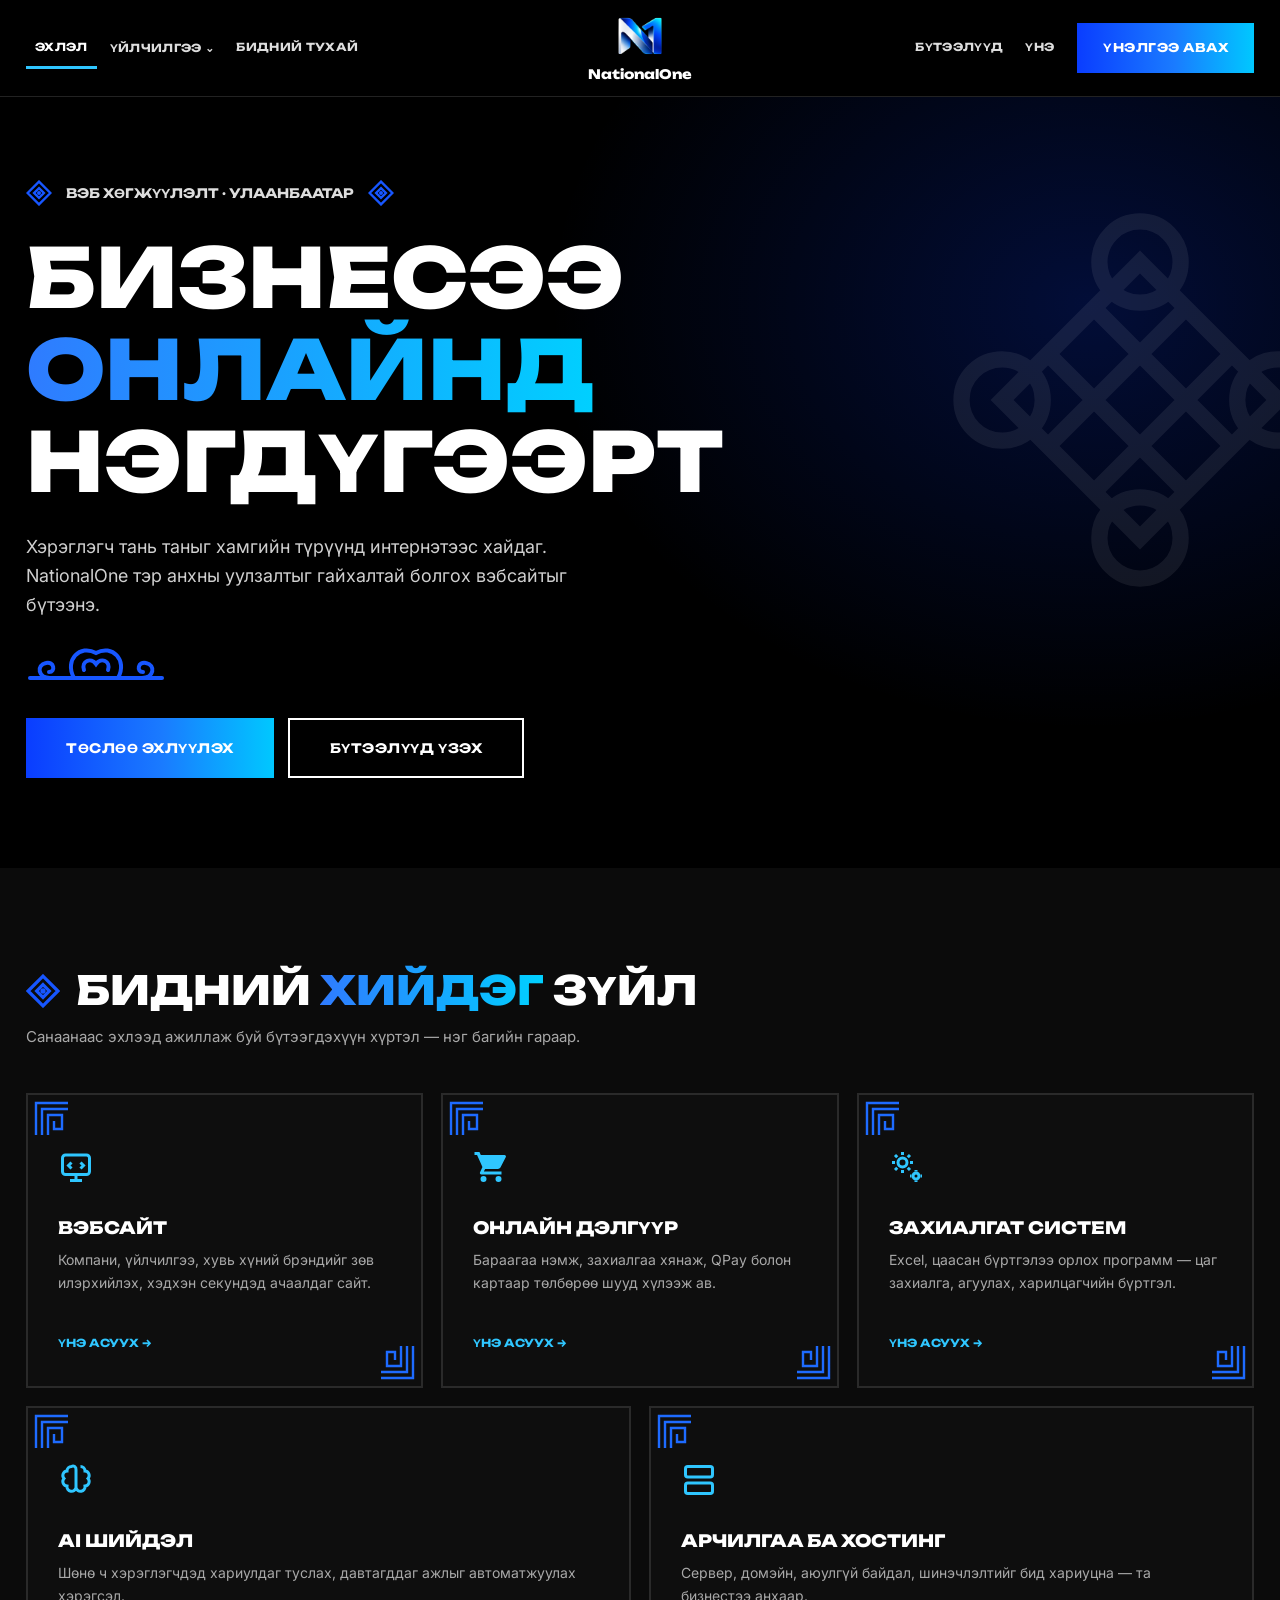
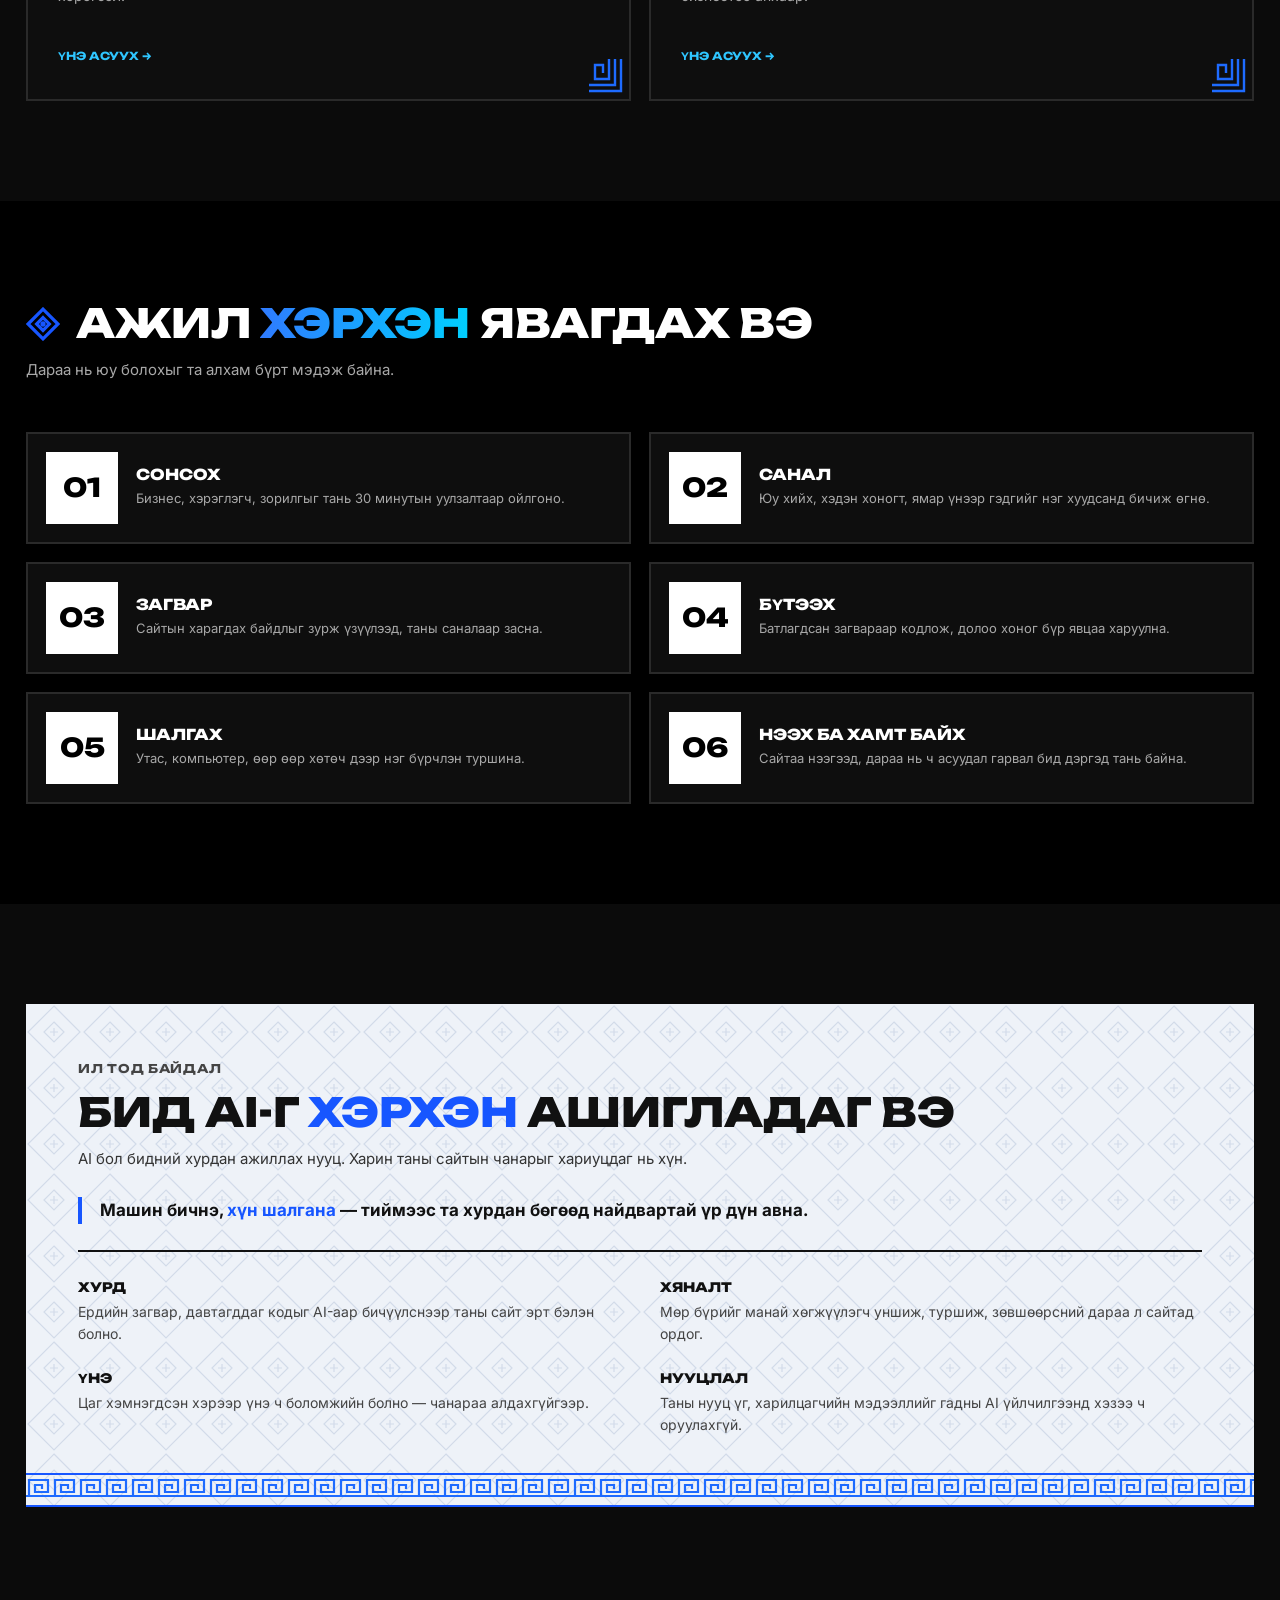
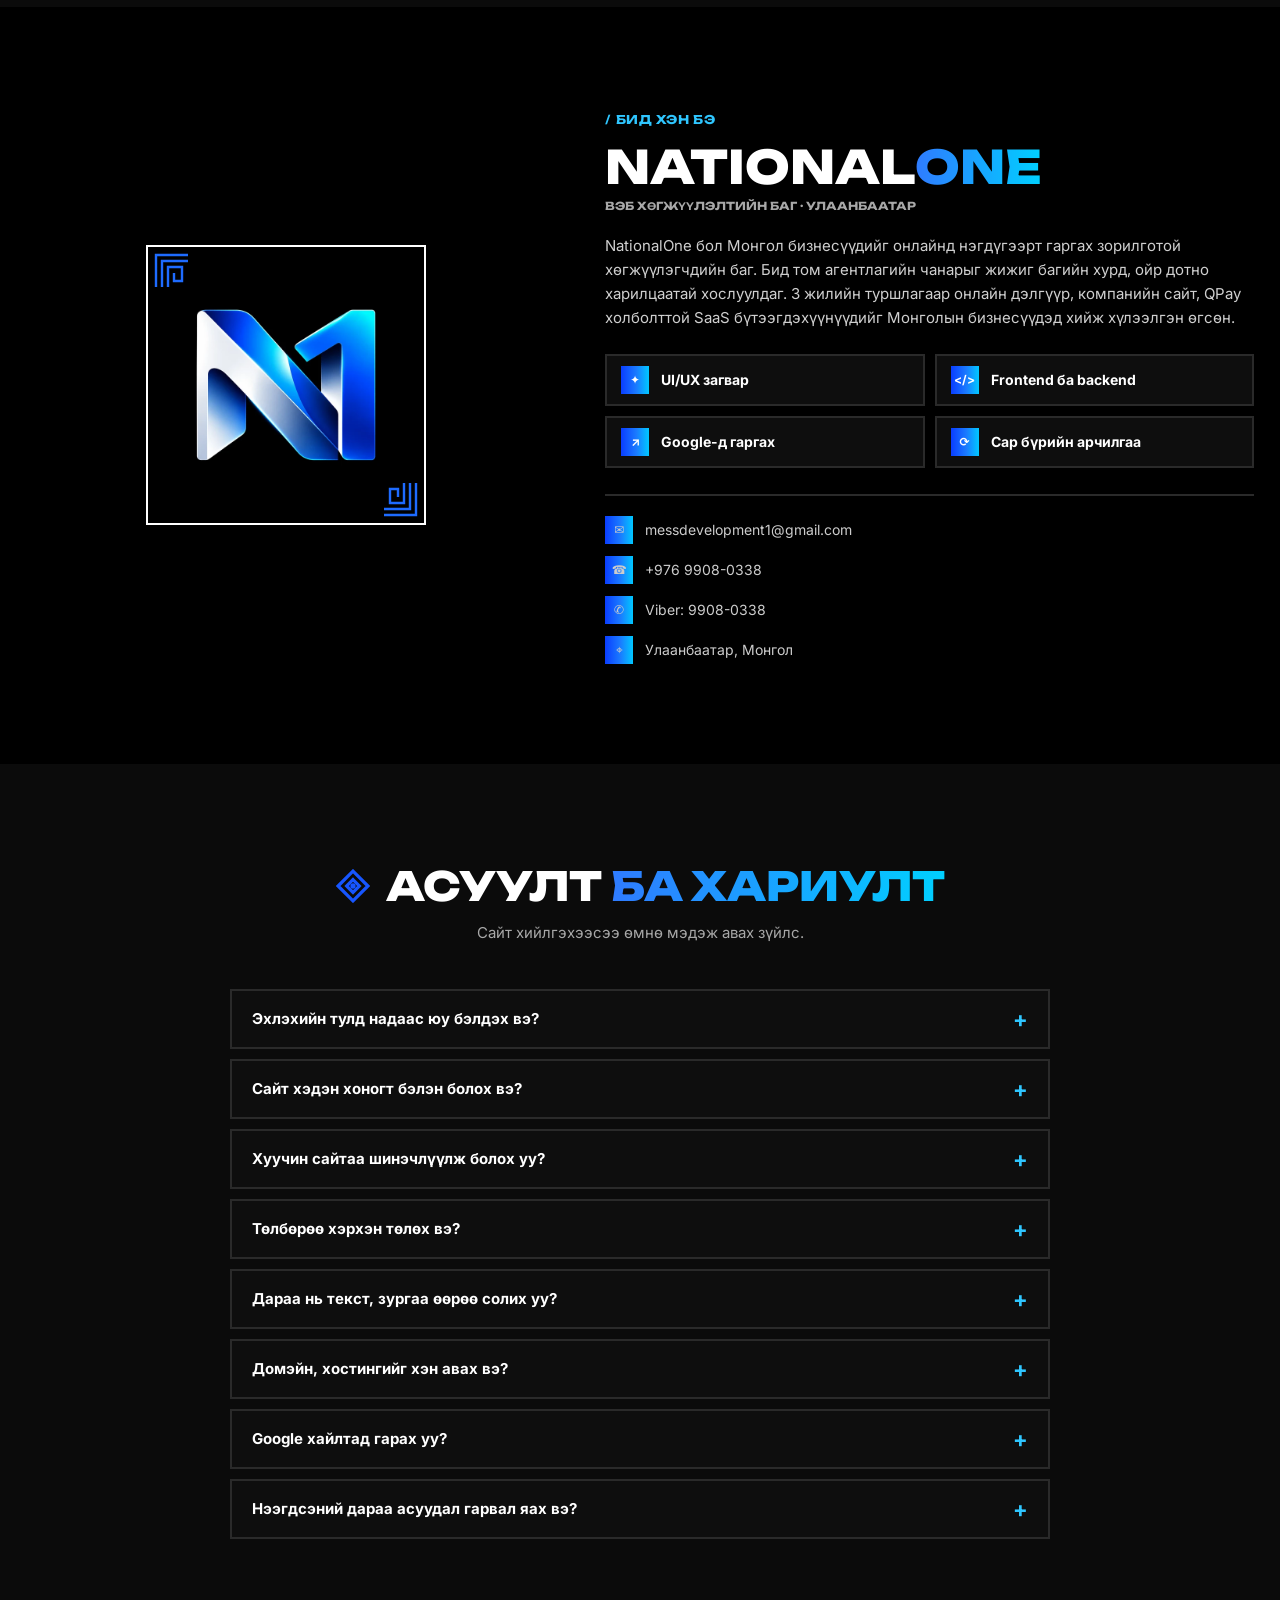
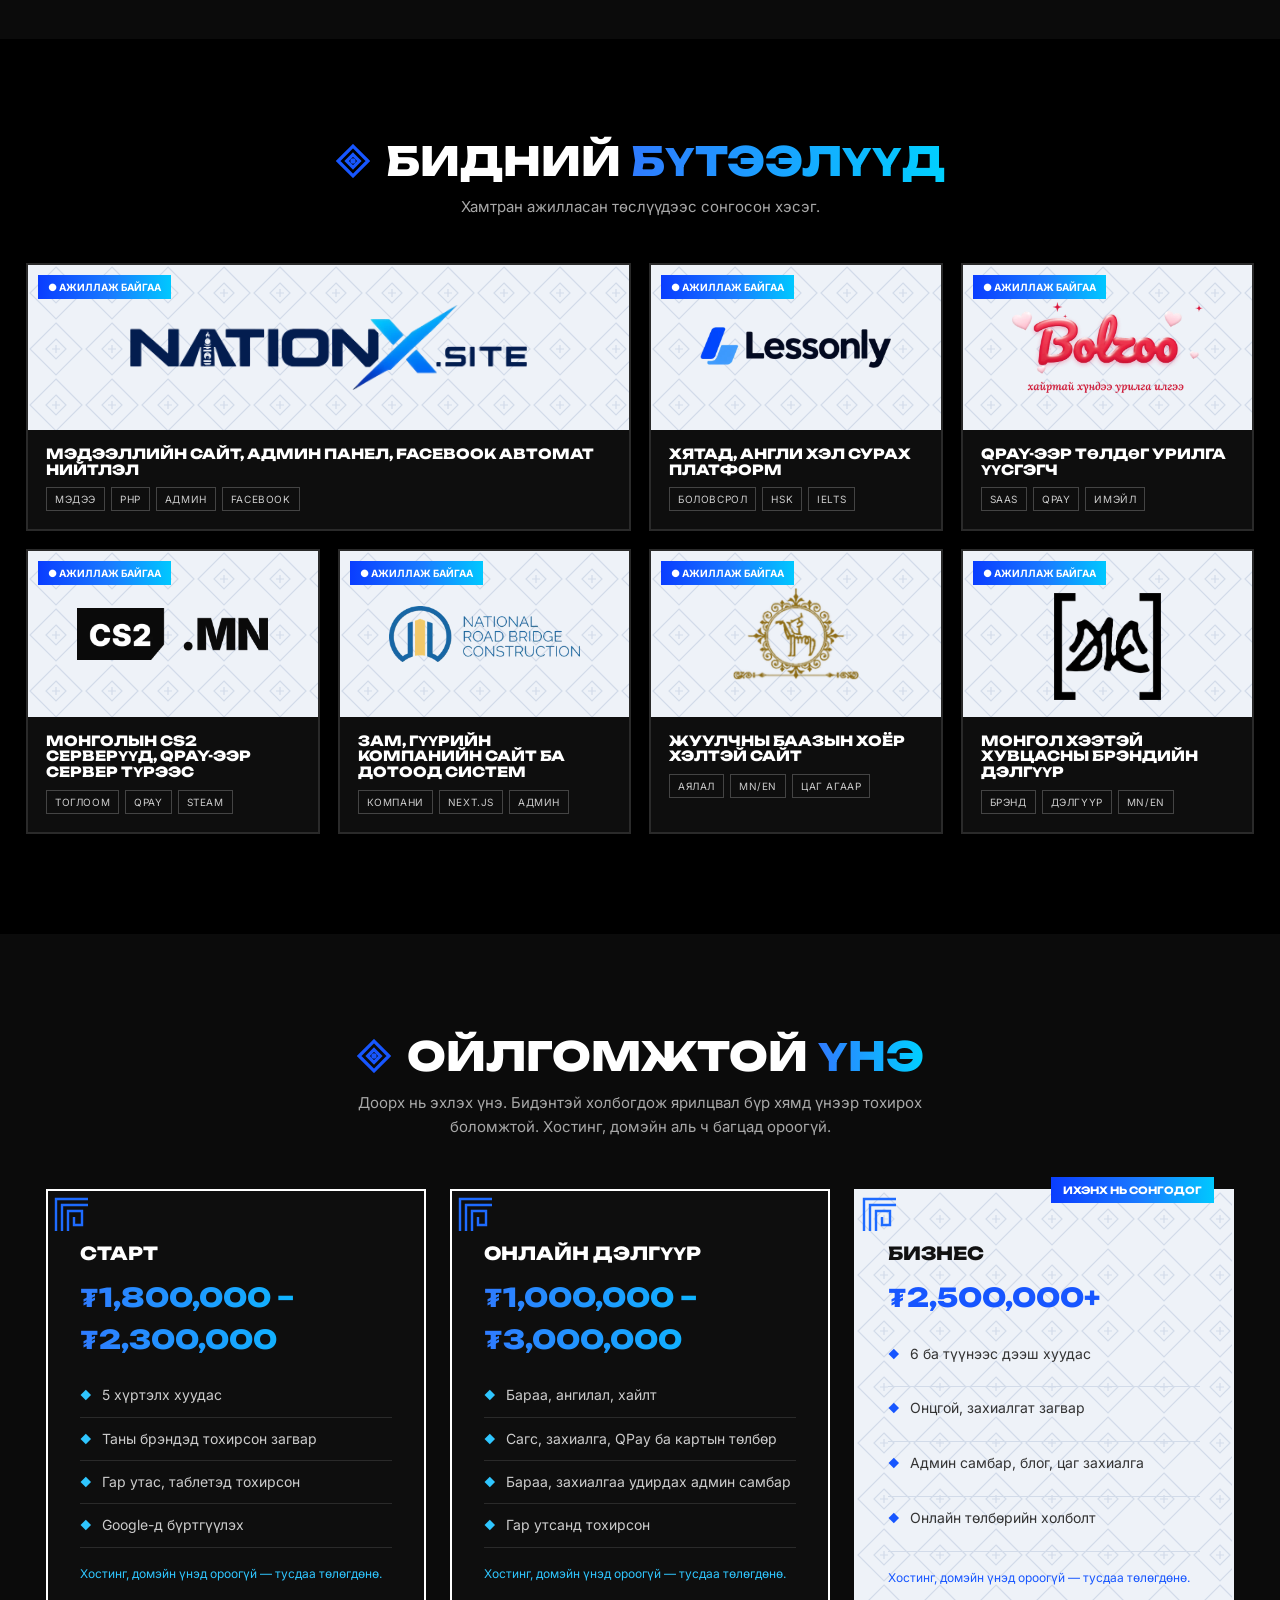
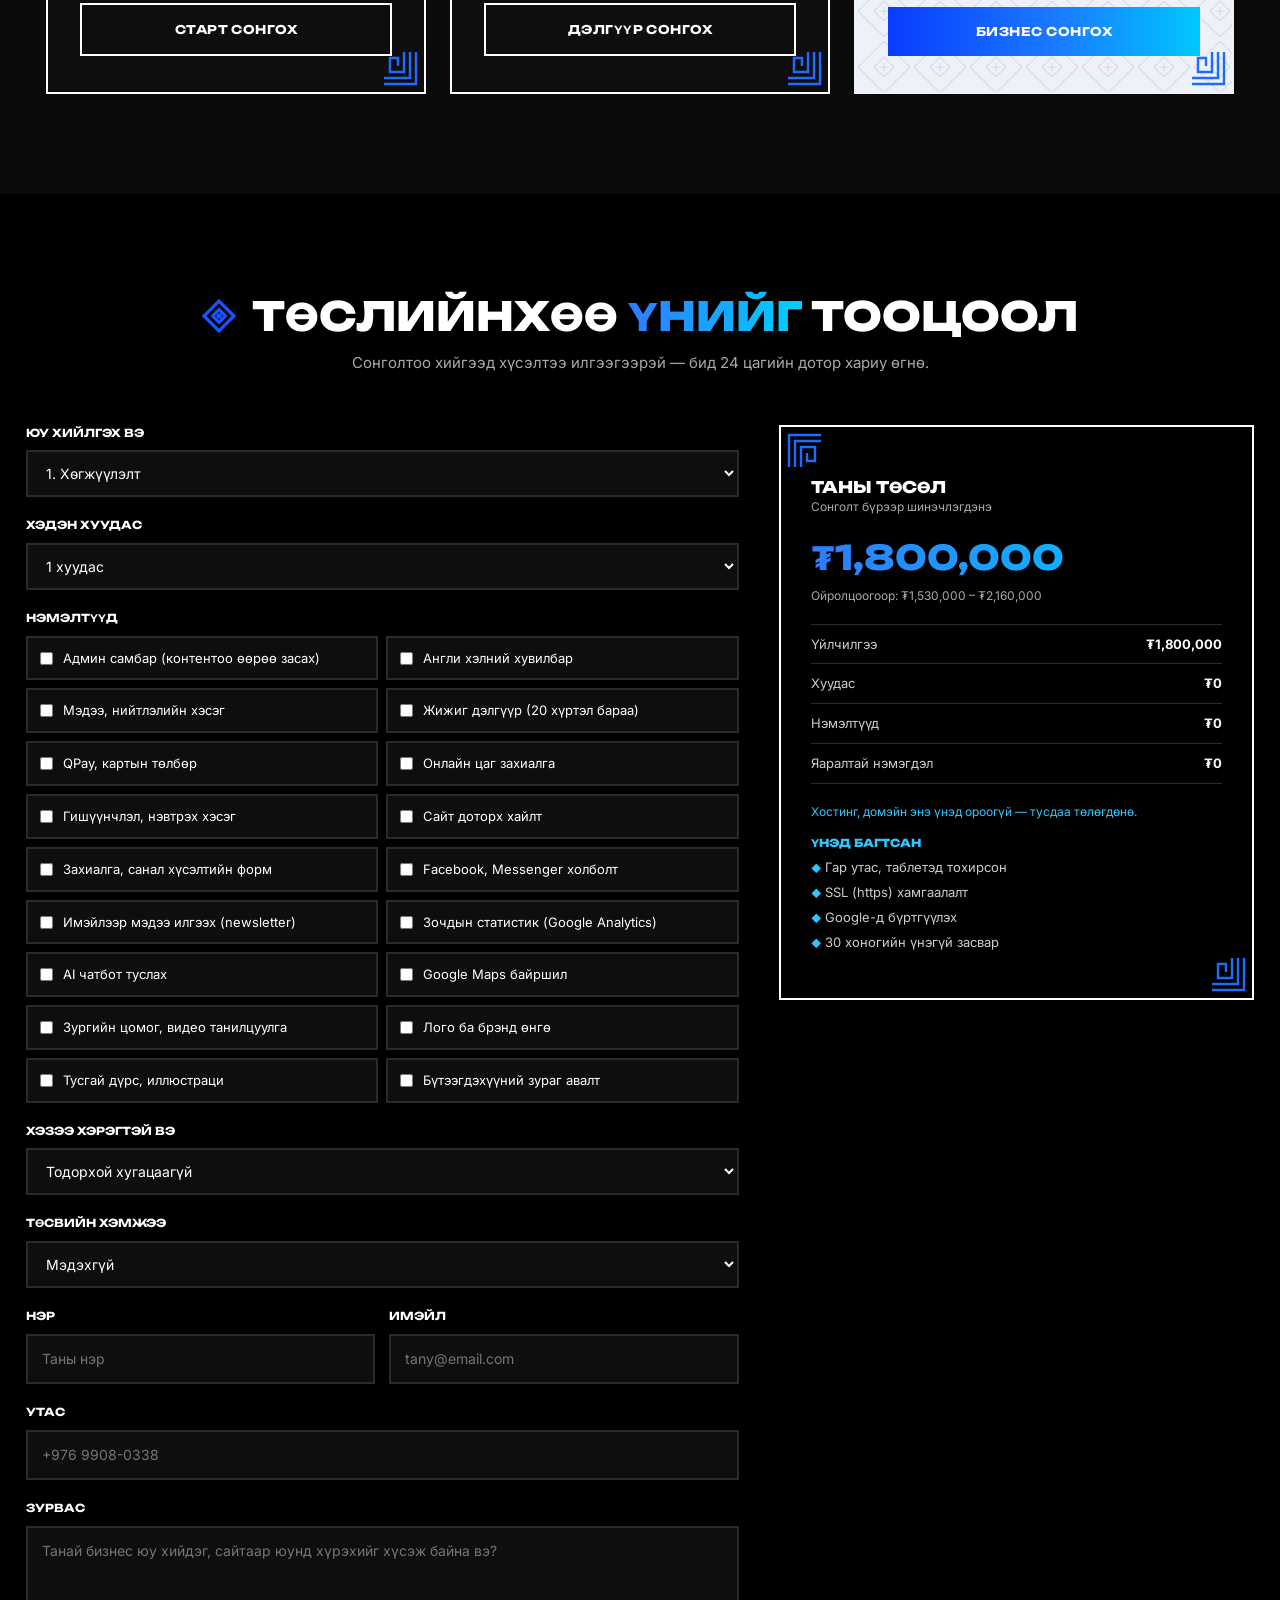
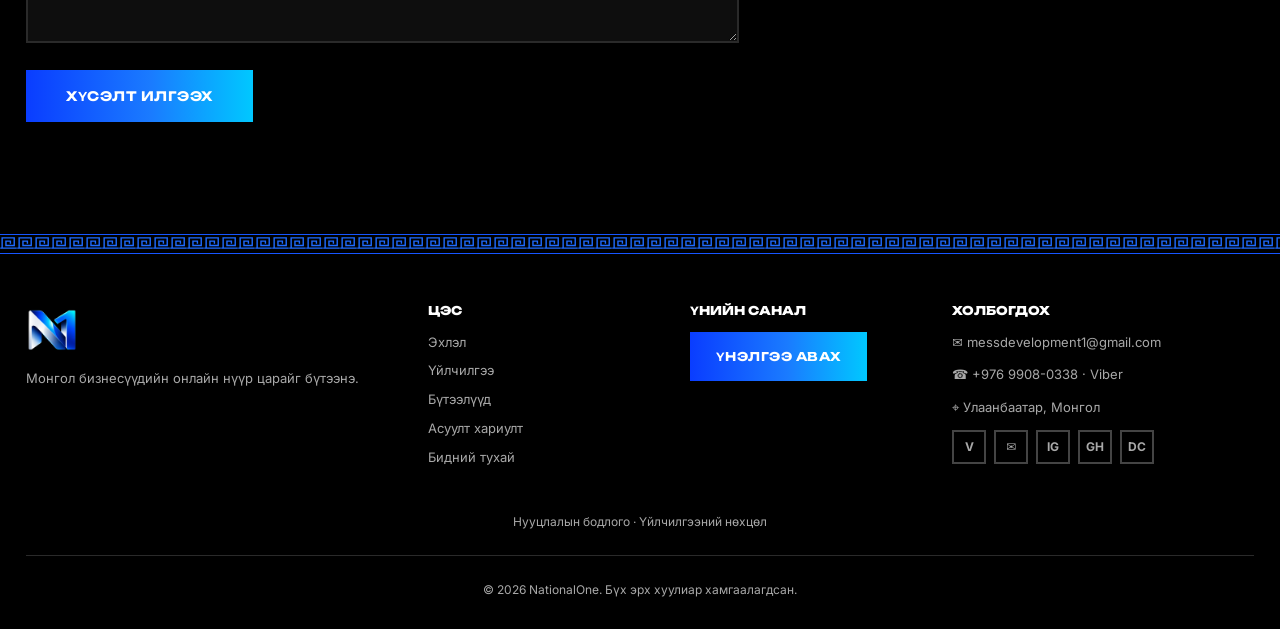
<file: index.html>
<!doctype html>
<html lang="mn">
<head>
<meta charset="utf-8">
<meta name="viewport" content="width=device-width, initial-scale=1">
<title>NationalOne — Вэбсайт хөгжүүлэлт</title>
<meta name="description" content="NationalOne — Монгол бизнесүүдэд зориулсан вэбсайт, онлайн дэлгүүр, захиалгат систем. Улаанбаатар.">
<meta property="og:title" content="NationalOne — Вэбсайт хөгжүүлэлт">
<meta property="og:description" content="Бизнесээ онлайнд нэгдүгээрт гарга.">
<link rel="icon" type="image/png" href="favicon.png">
<link rel="apple-touch-icon" href="apple-touch-icon.png">
<meta property="og:image" content="og.jpg">
<meta name="theme-color" content="#000000">
<link rel="preconnect" href="https://fonts.googleapis.com">
<link rel="preconnect" href="https://fonts.gstatic.com" crossorigin>
<link href="https://fonts.googleapis.com/css2?family=Inter:wght@400;600;700&family=Unbounded:wght@700;800&family=Montserrat:wght@800;900&display=swap" rel="stylesheet">
<link rel="stylesheet" href="style.css">
</head>
<body>

<!-- Ачаалах дэлгэц: JS ажиллахгүй үед ч CSS-ээр 3 секундын дараа алга болно -->
<div class="loader" id="loader" aria-hidden="true">
  <img src="logo.webp" alt="" width="96" height="96">
  <div class="loader-bar"><span></span></div>
</div>

<!-- Лого: өөрийн логогоор солих бол энэ SVG-г <img src="logo.png"> болгоно -->
<svg width="0" height="0" style="position:absolute">
  <defs>
    <symbol id="ulzii" viewBox="0 0 64 64">
      <circle cx="32" cy="32" r="30" fill="none" stroke="currentColor" stroke-width="2.5" stroke-dasharray="3 2.2"/>
      <g fill="none" stroke="currentColor" stroke-width="3" stroke-linejoin="round" transform="rotate(45 32 32)">
        <rect x="21" y="21" width="22" height="22"/>
        <path d="M28.3 21V43M35.7 21V43M21 28.3H43M21 35.7H43"/>
        <circle cx="21" cy="21" r="5"/><circle cx="43" cy="21" r="5"/><circle cx="21" cy="43" r="5"/><circle cx="43" cy="43" r="5"/>
      </g>
    </symbol>
    <symbol id="orn" viewBox="0 0 32 32">
      <g fill="none" stroke="currentColor" stroke-width="3"><path d="M16 2L30 16L16 30L2 16Z"/><path d="M16 10L22 16L16 22L10 16Z"/></g>
      <circle cx="16" cy="16" r="2.5" fill="currentColor"/>
    </symbol>
    <symbol id="ugalz" viewBox="0 0 140 44">
      <g fill="none" stroke="currentColor" stroke-width="4" stroke-linecap="round">
        <path d="M4 40H136"/>
        <path d="M24 40C12 40 10 27 20 25C28 23 30 34 23 34"/>
        <path d="M48 40C38 22 54 6 70 15C86 6 102 22 92 40"/>
        <path d="M58 32C55 23 65 19 70 26C75 19 85 23 82 32"/>
        <path d="M116 40C128 40 130 27 120 25C112 23 110 34 117 34"/>
      </g>
    </symbol>
  </defs>
</svg>

<header class="header">
  <div class="wrap bar">
    <a href="#home" class="logo" aria-label="Нүүр"><img src="logo.webp" alt="NationalOne лого" width="52" height="52"><span>NationalOne</span></a>
    <nav class="nav" id="nav">
      <div class="nav-l">
        <a href="#home" class="active">Эхлэл</a>
        <div class="dd">
          <button type="button" aria-haspopup="true">Үйлчилгээ ⌄</button>
          <div class="dd-menu">
            <a href="#services"><i>▭</i><span><b>Вэбсайт</b>Компанийн танилцуулга, landing, портфолио сайт.</span></a>
            <a href="#services"><i>🛒</i><span><b>Онлайн дэлгүүр</b>Бараа, захиалга, QPay төлбөр нэг дор.</span></a>
            <a href="#services"><i>⚙</i><span><b>Захиалгат систем</b>Танай ажлын дараалалд тааруулж бичсэн программ.</span></a>
            <a href="#ai"><i>✺</i><span><b>AI шийдэл</b>Хэрэглэгчид хариулдаг туслах, автоматжуулалт.</span></a>
            <a href="#services"><i>≡</i><span><b>Арчилгаа</b>Сайтаа бидэнд даатгаад бизнестээ анхаар.</span></a>
          </div>
        </div>
        <a href="#about">Бидний тухай</a>
      </div>
      <div class="nav-r">
        <a href="#portfolio">Бүтээлүүд</a>
        <a href="#pricing">Үнэ</a>
        <a href="#quote" class="btn">Үнэлгээ авах</a>
      </div>
    </nav>
    <button class="burger" id="burger" aria-label="Цэс">☰</button>
  </div>
</header>

<!-- HERO -->
<section class="hero" id="home">
  <div class="wrap">
    <div class="hero-kicker"><svg class="ornament"><use href="#orn"/></svg><span>Вэб хөгжүүлэлт · Улаанбаатар</span><svg class="ornament"><use href="#orn"/></svg></div>
    <h1>Бизнесээ<br><span class="hl">онлайнд</span><br>нэгдүгээрт</h1>
    <p>Хэрэглэгч тань таныг хамгийн түрүүнд интернэтээс хайдаг. NationalOne тэр анхны уулзалтыг гайхалтай болгох вэбсайтыг бүтээнэ.</p>
    <svg class="ugalz"><use href="#ugalz"/></svg>
    <div class="hero-actions">
      <a href="#quote" class="btn btn-pill">Төслөө эхлүүлэх</a>
      <a href="#portfolio" class="btn btn-pill btn-ghost">Бүтээлүүд үзэх</a>
    </div>
  </div>
</section>

<!-- ҮЙЛЧИЛГЭЭ -->
<section id="services" class="alt">
  <div class="wrap">
    <div class="sec-head reveal"><svg class="ornament"><use href="#orn"/></svg><h2 class="sec-title">Бидний <span class="grad-text">хийдэг</span> зүйл</h2></div>
    <p class="sec-sub reveal">Санаанаас эхлээд ажиллаж буй бүтээгдэхүүн хүртэл — нэг багийн гараар.</p>
    <div class="services">
      <article class="svc corners reveal">
        <svg class="ico" viewBox="0 0 24 24" fill="none" stroke="currentColor" stroke-width="2"><rect x="3" y="4" width="18" height="13" rx="2"/><path d="M8 21h8M12 17v4M9 9l-2 2 2 2M15 9l2 2-2 2"/></svg>
        <h3>Вэбсайт</h3>
        <p>Компани, үйлчилгээ, хувь хүний брэндийг зөв илэрхийлэх, хэдхэн секундэд ачаалдаг сайт.</p>
        <a href="#quote" class="more">Үнэ асуух →</a>
      </article>
      <article class="svc corners reveal">
        <svg class="ico" viewBox="0 0 24 24" fill="currentColor"><path d="M7 18a2 2 0 1 0 0 4 2 2 0 0 0 0-4Zm10 0a2 2 0 1 0 0 4 2 2 0 0 0 0-4ZM1 2h3.3l.9 2H21a1 1 0 0 1 .9 1.4l-3.6 7a2 2 0 0 1-1.7 1H8.1l-.9 1.6H19v2H5.6a1 1 0 0 1-.9-1.5L6.3 12 2.7 4H1V2Z"/></svg>
        <h3>Онлайн дэлгүүр</h3>
        <p>Бараагаа нэмж, захиалгаа хянаж, QPay болон картаар төлбөрөө шууд хүлээж ав.</p>
        <a href="#quote" class="more">Үнэ асуух →</a>
      </article>
      <article class="svc corners reveal">
        <svg class="ico" viewBox="0 0 24 24" fill="none" stroke="currentColor" stroke-width="2"><circle cx="9" cy="9" r="3"/><path d="M9 2v2M9 14v2M2 9h2M14 9h2M4 4l1.5 1.5M12.5 12.5 14 14M4 14l1.5-1.5M12.5 5.5 14 4"/><circle cx="18" cy="18" r="2"/><path d="M18 14v1M18 21v1M14 18h1M21 18h1"/></svg>
        <h3>Захиалгат систем</h3>
        <p>Excel, цаасан бүртгэлээ орлох программ — цаг захиалга, агуулах, харилцагчийн бүртгэл.</p>
        <a href="#quote" class="more">Үнэ асуух →</a>
      </article>
      <article class="svc corners reveal">
        <svg class="ico" viewBox="0 0 24 24" fill="none" stroke="currentColor" stroke-width="2"><path d="M9 3a3 3 0 0 0-3 3 3 3 0 0 0-2 5 3 3 0 0 0 2 5 3 3 0 0 0 6 1V5a2 2 0 0 0-3-2ZM15 3a3 3 0 0 1 3 3 3 3 0 0 1 2 5 3 3 0 0 1-2 5 3 3 0 0 1-6 1"/></svg>
        <h3>AI шийдэл</h3>
        <p>Шөнө ч хэрэглэгчдэд хариулдаг туслах, давтагддаг ажлыг автоматжуулах хэрэгсэл.</p>
        <a href="#ai" class="more">Үнэ асуух →</a>
      </article>
      <article class="svc corners reveal">
        <svg class="ico" viewBox="0 0 24 24" fill="none" stroke="currentColor" stroke-width="2"><rect x="3" y="3" width="18" height="7" rx="1.5"/><rect x="3" y="14" width="18" height="7" rx="1.5"/><path d="M7 6.5h.01M7 17.5h.01"/></svg>
        <h3>Арчилгаа ба хостинг</h3>
        <p>Сервер, домэйн, аюулгүй байдал, шинэчлэлтийг бид хариуцна — та бизнестээ анхаар.</p>
        <a href="#quote" class="more">Үнэ асуух →</a>
      </article>
    </div>
  </div>
</section>

<!-- АЖЛЫН ЯВЦ -->
<section id="process">
  <div class="wrap">
    <div class="sec-head reveal"><svg class="ornament"><use href="#orn"/></svg><h2 class="sec-title">Ажил <span class="grad-text">хэрхэн</span> явагдах вэ</h2></div>
    <p class="sec-sub reveal">Дараа нь юу болохыг та алхам бүрт мэдэж байна.</p>
    <div class="steps">
      <div class="step reveal"><span class="n">01</span><div><h3>Сонсох</h3><p>Бизнес, хэрэглэгч, зорилгыг тань 30 минутын уулзалтаар ойлгоно.</p></div></div>
      <div class="step reveal"><span class="n">02</span><div><h3>Санал</h3><p>Юу хийх, хэдэн хоногт, ямар үнээр гэдгийг нэг хуудсанд бичиж өгнө.</p></div></div>
      <div class="step reveal"><span class="n">03</span><div><h3>Загвар</h3><p>Сайтын харагдах байдлыг зурж үзүүлээд, таны саналаар засна.</p></div></div>
      <div class="step reveal"><span class="n">04</span><div><h3>Бүтээх</h3><p>Батлагдсан загвараар кодлож, долоо хоног бүр явцаа харуулна.</p></div></div>
      <div class="step reveal"><span class="n">05</span><div><h3>Шалгах</h3><p>Утас, компьютер, өөр өөр хөтөч дээр нэг бүрчлэн туршина.</p></div></div>
      <div class="step reveal"><span class="n">06</span><div><h3>Нээх ба хамт байх</h3><p>Сайтаа нээгээд, дараа нь ч асуудал гарвал бид дэргэд тань байна.</p></div></div>
    </div>
  </div>
</section>

<!-- AI -->
<section id="ai" class="alt">
  <div class="wrap">
    <div class="ai-box reveal">
      <span class="eyebrow">Ил тод байдал</span>
      <h2 class="sec-title" style="margin-top:10px">Бид AI-г <span class="grad-text">хэрхэн</span> ашигладаг вэ</h2>
      <p class="sec-sub" style="max-width:none">AI бол бидний хурдан ажиллах нууц. Харин таны сайтын чанарыг хариуцдаг нь хүн.</p>
      <blockquote>Машин бичнэ, <em>хүн шалгана</em> — тиймээс та хурдан бөгөөд найдвартай үр дүн авна.</blockquote>
      <div class="ai-grid">
        <div><h4>Хурд</h4><p>Ердийн загвар, давтагддаг кодыг AI-аар бичүүлснээр таны сайт эрт бэлэн болно.</p></div>
        <div><h4>Хяналт</h4><p>Мөр бүрийг манай хөгжүүлэгч уншиж, туршиж, зөвшөөрсний дараа л сайтад ордог.</p></div>
        <div><h4>Үнэ</h4><p>Цаг хэмнэгдсэн хэрээр үнэ ч боломжийн болно — чанараа алдахгүйгээр.</p></div>
        <div><h4>Нууцлал</h4><p>Таны нууц үг, харилцагчийн мэдээллийг гадны AI үйлчилгээнд хэзээ ч оруулахгүй.</p></div>
      </div>
    </div>
  </div>
</section>

<!-- БИДНИЙ ТУХАЙ -->
<section id="about">
  <div class="wrap about">
    <div class="about-logo reveal"><div class="tile corners"><img src="logo.webp" alt="NationalOne лого" width="200" height="200"></div></div>
    <div class="reveal">
      <span class="eyebrow">/ Бид хэн бэ</span>
      <h2>National<span class="grad-text">One</span></h2>
      <div class="loc">Вэб хөгжүүлэлтийн баг · Улаанбаатар</div>
      <p class="lead">NationalOne бол Монгол бизнесүүдийг онлайнд нэгдүгээрт гаргах зорилготой хөгжүүлэгчдийн баг. Бид том агентлагийн чанарыг жижиг багийн хурд, ойр дотно харилцаатай хослуулдаг. 3 жилийн туршлагаар онлайн дэлгүүр, компанийн сайт, QPay холболттой SaaS бүтээгдэхүүнүүдийг Монголын бизнесүүдэд хийж хүлээлгэн өгсөн.</p>
      <div class="chips">
        <div class="chip"><i>✦</i>UI/UX загвар</div>
        <div class="chip"><i>&lt;/&gt;</i>Frontend ба backend</div>
        <div class="chip"><i>↗</i>Google-д гаргах</div>
        <div class="chip"><i>⟳</i>Сар бүрийн арчилгаа</div>
      </div>
      <div class="contact">
        <div><i>✉</i><a href="mailto:messdevelopment1@gmail.com">messdevelopment1@gmail.com</a></div>
        <div><i>☎</i><a href="tel:+97699080338">+976 9908-0338</a></div>
        <div><i>✆</i><a href="viber://chat?number=%2B97699080338">Viber: 9908-0338</a></div>
        <div><i>⌖</i>Улаанбаатар, Монгол</div>
      </div>
    </div>
  </div>
</section>

<!-- FAQ -->
<section id="faq" class="alt">
  <div class="wrap">
    <div class="sec-head center reveal"><svg class="ornament"><use href="#orn"/></svg><h2 class="sec-title">Асуулт <span class="grad-text">ба хариулт</span></h2></div>
    <p class="sec-sub center reveal">Сайт хийлгэхээсээ өмнө мэдэж авах зүйлс.</p>
    <div class="faq reveal">
      <details><summary>Эхлэхийн тулд надаас юу бэлдэх вэ?</summary><p>Лого, танилцуулга текст, зураг байвал хамгийн сайн. Байхгүй бол санаа өгөхөд л хангалттай — үлдсэнийг хамтдаа бэлдэнэ.</p></details>
      <details><summary>Сайт хэдэн хоногт бэлэн болох вэ?</summary><p>Нэг хуудас сайт 7–10 хоног, компанийн сайт 3 долоо хоног орчим, онлайн дэлгүүр ба систем 1–2 сар.</p></details>
      <details><summary>Хуучин сайтаа шинэчлүүлж болох уу?</summary><p>Тийм. Агуулгыг тань хадгалаад, загвар болон хурдыг нь шинэчилнэ.</p></details>
      <details><summary>Төлбөрөө хэрхэн төлөх вэ?</summary><p>Ажил эхлэхэд 50%, сайт нээгдэхэд 50%. Том төслийг үе шатаар нь хувааж болно.</p></details>
      <details><summary>Дараа нь текст, зургаа өөрөө солих уу?</summary><p>Хүсвэл админ самбар хийж өгөөд, хэрхэн ашиглахыг биечлэн зааж өгнө.</p></details>
      <details><summary>Домэйн, хостингийг хэн авах вэ?</summary><p>Бид авч тохируулна, гэхдээ домэйн таны нэр дээр бүртгэгдэнэ — сайт бүрэн таных. Хостинг, домэйны төлбөр бүх багцад хөгжүүлэлтийн үнээс тусдаа.</p></details>
      <details><summary>Google хайлтад гарах уу?</summary><p>Сайт бүрийг Google-д бүртгүүлж, хайлтад зөв гарахаар бүтэцлэнэ.</p></details>
      <details><summary>Нээгдсэний дараа асуудал гарвал яах вэ?</summary><p>Эхний 30 хоногт гарсан алдааг үнэгүй засна. Цаашид сар бүрийн арчилгаа сонгож болно.</p></details>
    </div>
  </div>
</section>

<!-- ПОРТФОЛИО (thumb дотор <img src="..."> тавьж зураг нэмж болно) -->
<section id="portfolio">
  <div class="wrap">
    <div class="sec-head center reveal"><svg class="ornament"><use href="#orn"/></svg><h2 class="sec-title">Бидний <span class="grad-text">бүтээлүүд</span></h2></div>
    <p class="sec-sub center reveal">Хамтран ажилласан төслүүдээс сонгосон хэсэг.</p>
    <div class="portfolio">
      <a class="pf pf-wide reveal" href="https://nationx.site" target="_blank" rel="noopener"><div class="thumb"><span class="badge">● Ажиллаж байгаа</span><img class="pf-logo" src="img/nationx.webp" alt="NationX" width="900" height="193" loading="lazy"></div><div class="body"><h3>Мэдээллийн сайт, админ панел, Facebook автомат нийтлэл</h3><div class="tags"><span>Мэдээ</span><span>PHP</span><span>Админ</span><span>Facebook</span></div></div></a>
      <a class="pf reveal" href="https://lessonly.site" target="_blank" rel="noopener"><div class="thumb"><span class="badge">● Ажиллаж байгаа</span><img class="pf-logo" src="img/logos/lessonly.webp" alt="Lessonly" loading="lazy"></div><div class="body"><h3>Хятад, англи хэл сурах платформ</h3><div class="tags"><span>Боловсрол</span><span>HSK</span><span>IELTS</span></div></div></a>
      <a class="pf reveal" href="https://bolzoo.shop" target="_blank" rel="noopener"><div class="thumb"><span class="badge">● Ажиллаж байгаа</span><img class="pf-logo" src="img/logos/bolzoo.webp" alt="Болзоо" loading="lazy"></div><div class="body"><h3>QPay-ээр төлдөг урилга үүсгэгч</h3><div class="tags"><span>SaaS</span><span>QPay</span><span>Имэйл</span></div></div></a>
      <a class="pf reveal" href="https://genuine-parfait-eb96b1.netlify.app" target="_blank" rel="noopener"><div class="thumb"><span class="badge">● Ажиллаж байгаа</span><img class="pf-logo" src="img/logos/cs2.webp" alt="CS2.MN" loading="lazy"></div><div class="body"><h3>Монголын CS2 серверүүд, QPay-ээр сервер түрээс</h3><div class="tags"><span>Тоглоом</span><span>QPay</span><span>Steam</span></div></div></a>
      <a class="pf reveal" href="https://nationalrbc.com" target="_blank" rel="noopener"><div class="thumb"><span class="badge">● Ажиллаж байгаа</span><img class="pf-logo" src="img/logos/nrbc.webp" alt="National Road Bridge Construction" loading="lazy"></div><div class="body"><h3>Зам, гүүрийн компанийн сайт ба дотоод систем</h3><div class="tags"><span>Компани</span><span>Next.js</span><span>Админ</span></div></div></a>
      <a class="pf reveal" href="https://ikh-mongol.vercel.app" target="_blank" rel="noopener"><div class="thumb"><span class="badge">● Ажиллаж байгаа</span><img class="pf-logo" src="img/logos/ikh-mongol.webp" alt="Их Монгол" loading="lazy"></div><div class="body"><h3>Жуулчны баазын хоёр хэлтэй сайт</h3><div class="tags"><span>Аялал</span><span>MN/EN</span><span>Цаг агаар</span></div></div></a>
      <a class="pf reveal" href="https://corselwork.vercel.app" target="_blank" rel="noopener"><div class="thumb"><span class="badge">● Ажиллаж байгаа</span><img class="pf-logo" src="img/logos/corsel.webp" alt="CORSEL" loading="lazy"></div><div class="body"><h3>Монгол хээтэй хувцасны брэндийн дэлгүүр</h3><div class="tags"><span>Брэнд</span><span>Дэлгүүр</span><span>MN/EN</span></div></div></a>
    </div>
  </div>
</section>

<!-- БАГЦ -->
<section id="pricing" class="alt">
  <div class="wrap">
    <div class="sec-head center reveal"><svg class="ornament"><use href="#orn"/></svg><h2 class="sec-title">Ойлгомжтой <span class="grad-text">үнэ</span></h2></div>
    <p class="sec-sub center reveal">Доорх нь эхлэх үнэ. Бидэнтэй холбогдож ярилцвал бүр хямд үнээр тохирох боломжтой. Хостинг, домэйн аль ч багцад ороогүй.</p>
    <div class="plans">
      <div class="plan corners reveal">
        <h3>Старт</h3>
        <div class="price grad-text">₮1,800,000 – ₮2,300,000</div>
        <ul><li>5 хүртэлх хуудас</li><li>Таны брэндэд тохирсон загвар</li><li>Гар утас, таблетэд тохирсон</li><li>Google-д бүртгүүлэх</li></ul>
        <p class="plan-note">Хостинг, домэйн үнэд ороогүй — тусдаа төлөгдөнө.</p>
        <a href="#quote" class="btn btn-ghost btn-block">Старт сонгох</a>
      </div>
      <div class="plan corners reveal">
        <h3>Онлайн дэлгүүр</h3>
        <div class="price grad-text">₮1,000,000 – ₮3,000,000</div>
        <ul><li>Бараа, ангилал, хайлт</li><li>Сагс, захиалга, QPay ба картын төлбөр</li><li>Бараа, захиалгаа удирдах админ самбар</li><li>Гар утсанд тохирсон</li></ul>
        <p class="plan-note">Хостинг, домэйн үнэд ороогүй — тусдаа төлөгдөнө.</p>
        <a href="#quote" class="btn btn-ghost btn-block">Дэлгүүр сонгох</a>
      </div>
      <div class="plan featured corners reveal">
        <span class="pop">Ихэнх нь сонгодог</span>
        <h3>Бизнес</h3>
        <div class="price grad-text">₮2,500,000+</div>
        <ul><li>6 ба түүнээс дээш хуудас</li><li>Онцгой, захиалгат загвар</li><li>Админ самбар, блог, цаг захиалга</li><li>Онлайн төлбөрийн холболт</li></ul>
        <p class="plan-note">Хостинг, домэйн үнэд ороогүй — тусдаа төлөгдөнө.</p>
        <a href="#quote" class="btn btn-block">Бизнес сонгох</a>
      </div>
    </div>
  </div>
</section>

<!-- ҮНИЙН САНАЛ -->
<section id="quote">
  <div class="wrap">
    <div class="sec-head center reveal"><svg class="ornament"><use href="#orn"/></svg><h2 class="sec-title">Төслийнхөө <span class="grad-text">үнийг</span> тооцоол</h2></div>
    <p class="sec-sub center reveal">Сонголтоо хийгээд хүсэлтээ илгээгээрэй — бид 24 цагийн дотор хариу өгнө.</p>
    <form class="calc" id="quoteForm" action="/api/send" method="post">
      <div>
        <div class="field">
          <label for="type">Юу хийлгэх вэ</label>
          <select id="type" name="type">
            <option value="1800000">1. Хөгжүүлэлт</option>
            <option value="2300000">2. Дизайн ба хөгжүүлэлт</option>
          </select>
        </div>
        <div class="field">
          <label for="pages">Хэдэн хуудас</label>
          <select id="pages" name="pages">
            <option value="0" selected>1 хуудас</option>
            <option value="300000">2–5 хуудас</option>
            <option value="800000">6–10 хуудас</option>
            <option value="1500000">10+ хуудас</option>
          </select>
        </div>
        <div class="field">
          <span class="lbl">Нэмэлтүүд</span>
          <div class="checks" id="extras">
            <label><input type="checkbox" name="extras[]" value="Админ самбар" data-price="500000">Админ самбар (контентоо өөрөө засах)</label>
            <label><input type="checkbox" name="extras[]" value="Англи хувилбар" data-price="400000">Англи хэлний хувилбар</label>
            <label><input type="checkbox" name="extras[]" value="Мэдээ, нийтлэл" data-price="300000">Мэдээ, нийтлэлийн хэсэг</label>
            <label><input type="checkbox" name="extras[]" value="Жижиг дэлгүүр" data-price="700000">Жижиг дэлгүүр (20 хүртэл бараа)</label>
            <label><input type="checkbox" name="extras[]" value="QPay / карт" data-price="500000">QPay, картын төлбөр</label>
            <label><input type="checkbox" name="extras[]" value="Цаг захиалга" data-price="600000">Онлайн цаг захиалга</label>
            <label><input type="checkbox" name="extras[]" value="Гишүүнчлэл" data-price="700000">Гишүүнчлэл, нэвтрэх хэсэг</label>
            <label><input type="checkbox" name="extras[]" value="Сайт доторх хайлт" data-price="200000">Сайт доторх хайлт</label>
            <label><input type="checkbox" name="extras[]" value="Захиалгын форм" data-price="200000">Захиалга, санал хүсэлтийн форм</label>
            <label><input type="checkbox" name="extras[]" value="Facebook, Messenger" data-price="150000">Facebook, Messenger холболт</label>
            <label><input type="checkbox" name="extras[]" value="Newsletter" data-price="300000">Имэйлээр мэдээ илгээх (newsletter)</label>
            <label><input type="checkbox" name="extras[]" value="Зочдын статистик" data-price="150000">Зочдын статистик (Google Analytics)</label>
            <label><input type="checkbox" name="extras[]" value="AI чатбот" data-price="800000">AI чатбот туслах</label>
            <label><input type="checkbox" name="extras[]" value="Google Maps" data-price="100000">Google Maps байршил</label>
            <label><input type="checkbox" name="extras[]" value="Зураг, видео цомог" data-price="250000">Зургийн цомог, видео танилцуулга</label>
            <label><input type="checkbox" name="extras[]" value="Лого, брэнд" data-price="500000">Лого ба брэнд өнгө</label>
            <label><input type="checkbox" name="extras[]" value="Тусгай дүрс" data-price="400000">Тусгай дүрс, иллюстраци</label>
            <label><input type="checkbox" name="extras[]" value="Бүтээгдэхүүний зураг" data-price="400000">Бүтээгдэхүүний зураг авалт</label>
          </div>
        </div>
        <div class="field">
          <label for="timeline">Хэзээ хэрэгтэй вэ</label>
          <select id="timeline" name="timeline">
            <option value="1">Тодорхой хугацаагүй</option>
            <option value="1.15">Ойрын нэг сард</option>
            <option value="1.3">Хоёр долоо хоногт (яаралтай)</option>
          </select>
        </div>
        <div class="field">
          <label for="budget">Төсвийн хэмжээ</label>
          <select id="budget" name="budget">
            <option>Мэдэхгүй</option>
            <option>₮1 саяас доош</option>
            <option>₮1 – 2 сая</option>
            <option>₮2 – 3 сая</option>
            <option>₮3 саяас дээш</option>
          </select>
        </div>
        <div class="row2">
          <div class="field"><label for="name">Нэр</label><input type="text" id="name" name="name" placeholder="Таны нэр" required></div>
          <div class="field"><label for="email">Имэйл</label><input type="email" id="email" name="email" placeholder="tany@email.com" required></div>
        </div>
        <div class="field"><label for="phone">Утас</label><input type="tel" id="phone" name="phone" placeholder="+976 9908-0338"></div>
        <div class="field"><label for="msg">Зурвас</label><textarea id="msg" name="message" rows="4" placeholder="Танай бизнес юу хийдэг, сайтаар юунд хүрэхийг хүсэж байна вэ?"></textarea></div>
        <input type="text" name="website" tabindex="-1" autocomplete="off" style="position:absolute;left:-9999px" aria-hidden="true">
        <input type="hidden" name="estimate" id="estimate">
        <button class="btn btn-pill" type="submit">Хүсэлт илгээх</button>
        <div class="form-msg" id="formMsg" role="status"></div>
      </div>

      <aside class="summary corners">
        <h3>Таны төсөл</h3>
        <div class="range">Сонголт бүрээр шинэчлэгдэнэ</div>
        <div class="total grad-text" id="total">₮0</div>
        <div class="range" id="range"></div>
        <div class="lines">
          <div><span>Үйлчилгээ</span><b id="lBase">₮0</b></div>
          <div><span>Хуудас</span><b id="lPages">₮0</b></div>
          <div><span>Нэмэлтүүд</span><b id="lExtras">₮0</b></div>
          <div><span>Яаралтай нэмэгдэл</span><b id="lRush">₮0</b></div>
        </div>
        <p class="plan-note">Хостинг, домэйн энэ үнэд ороогүй — тусдаа төлөгдөнө.</p>
        <h4>Үнэд багтсан</h4>
        <ul><li>Гар утас, таблетэд тохирсон</li><li>SSL (https) хамгаалалт</li><li>Google-д бүртгүүлэх</li><li>30 хоногийн үнэгүй засвар</li></ul>
      </aside>
    </form>
  </div>
</section>

<footer class="footer">
  <div class="alhan-band accent"></div>
  <div class="wrap">
    <div class="f-cols">
      <div>
        <a href="#home" class="logo"><img src="logo.webp" alt="NationalOne" width="52" height="52"></a>
        <p>Монгол бизнесүүдийн онлайн нүүр царайг бүтээнэ.</p>
      </div>
      <div>
        <h4>Цэс</h4>
        <a href="#home">Эхлэл</a><a href="#services">Үйлчилгээ</a><a href="#portfolio">Бүтээлүүд</a><a href="#faq">Асуулт хариулт</a><a href="#about">Бидний тухай</a>
      </div>
      <div>
        <h4>Үнийн санал</h4>
        <a href="#quote" class="btn">Үнэлгээ авах</a>
      </div>
      <div>
        <h4>Холбогдох</h4>
        <p>✉ <a href="mailto:messdevelopment1@gmail.com">messdevelopment1@gmail.com</a></p>
        <p>☎ <a href="tel:+97699080338">+976 9908-0338</a> · <a href="viber://chat?number=%2B97699080338">Viber</a></p>
        <p>⌖ Улаанбаатар, Монгол</p>
        <div class="social"><a href="viber://chat?number=%2B97699080338" aria-label="Viber">V</a><a href="mailto:messdevelopment1@gmail.com" aria-label="Имэйл">✉</a><a href="https://instagram.com/munkhiinen" target="_blank" rel="noopener" aria-label="Instagram">IG</a><a href="https://github.com/ItzMESs" target="_blank" rel="noopener" aria-label="GitHub">GH</a><a href="https://discord.com/invite/zsQP5GQqj3" target="_blank" rel="noopener" aria-label="Discord">DC</a></div>
      </div>
    </div>
    <div class="f-legal"><a href="privacy.html">Нууцлалын бодлого</a> · <a href="terms.html">Үйлчилгээний нөхцөл</a></div>
    <div class="f-copy">© <span id="year"></span> NationalOne. Бүх эрх хуулиар хамгаалагдсан.</div>
  </div>
</footer>

<button class="to-top" id="toTop" type="button" aria-label="Дээшээ буцах">↑</button>

<script src="app.js"></script>
</body>
</html>
</file>
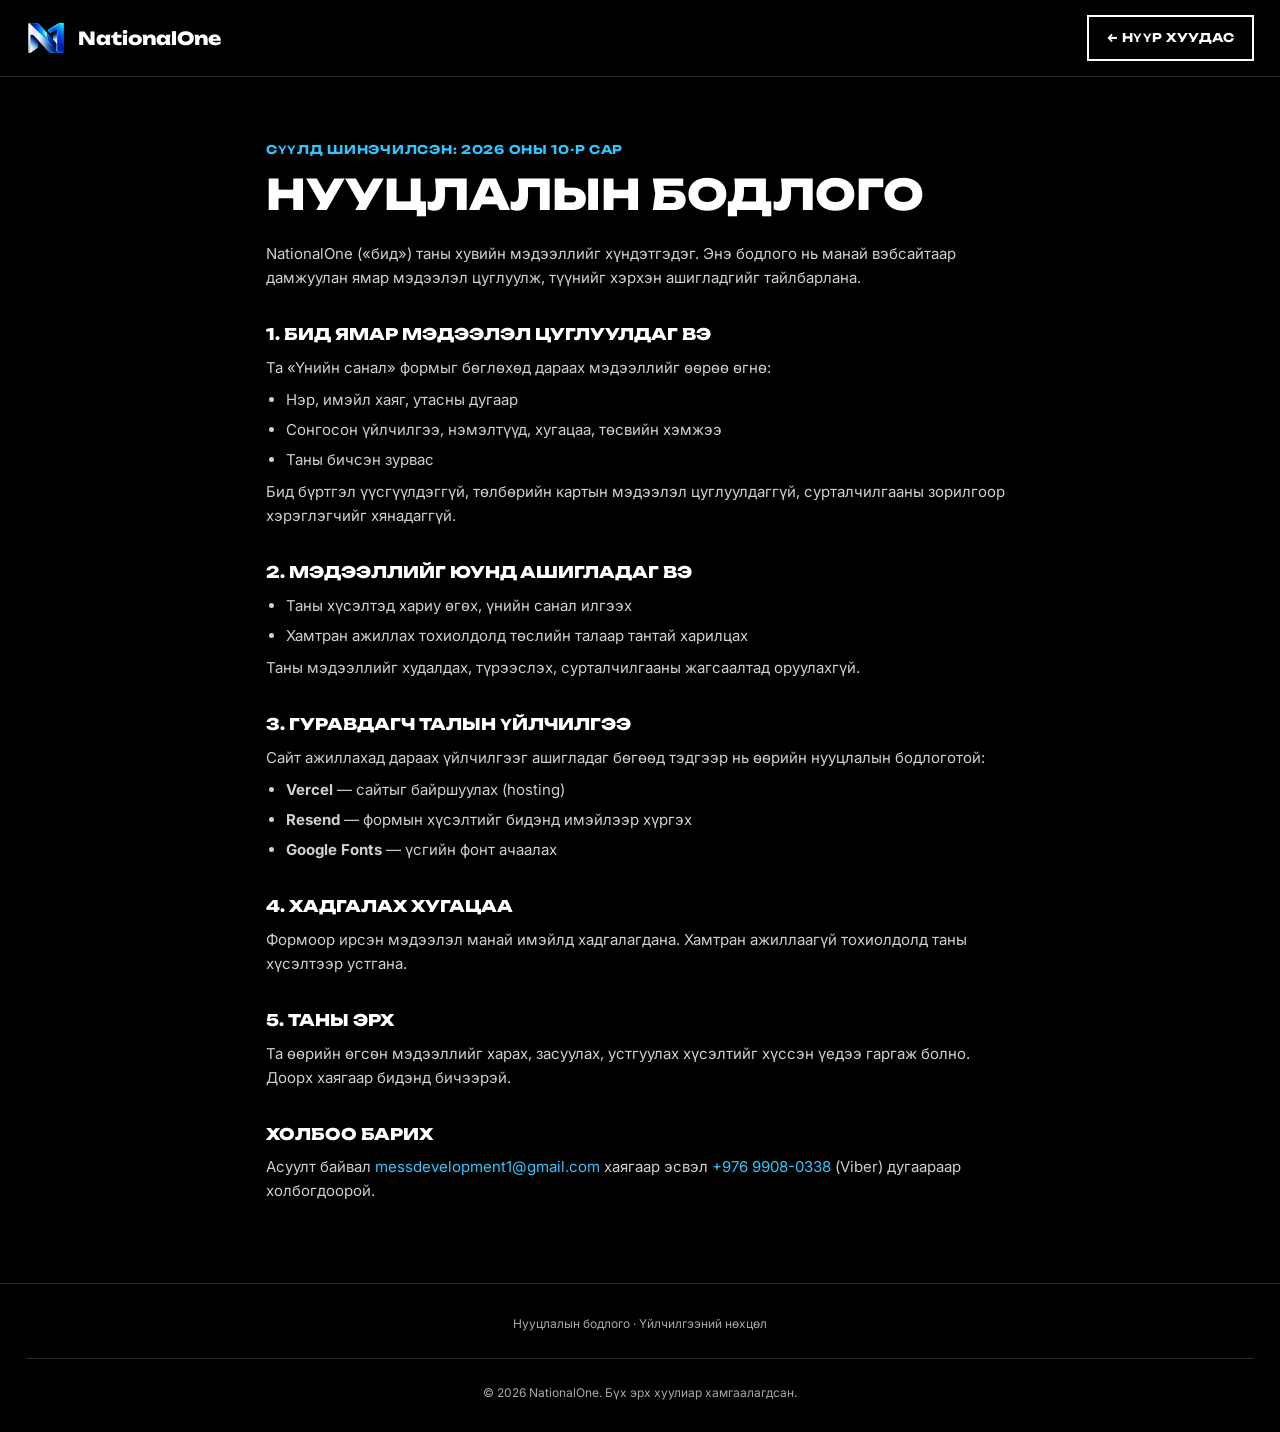
<file: privacy.html>
<!doctype html>
<html lang="mn">
<head>
<meta charset="utf-8">
<meta name="viewport" content="width=device-width, initial-scale=1">
<title>Нууцлалын бодлого — NationalOne</title>
<meta name="robots" content="noindex">
<link rel="icon" type="image/png" href="favicon.png">
<link rel="preconnect" href="https://fonts.googleapis.com">
<link rel="preconnect" href="https://fonts.gstatic.com" crossorigin>
<link href="https://fonts.googleapis.com/css2?family=Inter:wght@400;600;700&family=Unbounded:wght@700;800&family=Montserrat:wght@800;900&display=swap" rel="stylesheet">
<link rel="stylesheet" href="style.css">
</head>
<body>
<header class="doc-top">
  <div class="wrap">
    <a href="index.html" class="logo"><img src="logo.webp" alt="NationalOne" width="40" height="40"><span>NationalOne</span></a>
    <a href="index.html" class="btn btn-ghost">← Нүүр хуудас</a>
  </div>
</header>
<main class="doc wrap">
  <span class="eyebrow">Сүүлд шинэчилсэн: 2026 оны 10-р сар</span>
  <h1>Нууцлалын бодлого</h1>
  <p>NationalOne («бид») таны хувийн мэдээллийг хүндэтгэдэг. Энэ бодлого нь манай вэбсайтаар дамжуулан ямар мэдээлэл цуглуулж, түүнийг хэрхэн ашигладгийг тайлбарлана.</p>

  <h2>1. Бид ямар мэдээлэл цуглуулдаг вэ</h2>
  <p>Та «Үнийн санал» формыг бөглөхөд дараах мэдээллийг өөрөө өгнө:</p>
  <ul>
    <li>Нэр, имэйл хаяг, утасны дугаар</li>
    <li>Сонгосон үйлчилгээ, нэмэлтүүд, хугацаа, төсвийн хэмжээ</li>
    <li>Таны бичсэн зурвас</li>
  </ul>
  <p>Бид бүртгэл үүсгүүлдэггүй, төлбөрийн картын мэдээлэл цуглуулдаггүй, сурталчилгааны зорилгоор хэрэглэгчийг хянадаггүй.</p>

  <h2>2. Мэдээллийг юунд ашигладаг вэ</h2>
  <ul>
    <li>Таны хүсэлтэд хариу өгөх, үнийн санал илгээх</li>
    <li>Хамтран ажиллах тохиолдолд төслийн талаар тантай харилцах</li>
  </ul>
  <p>Таны мэдээллийг худалдах, түрээслэх, сурталчилгааны жагсаалтад оруулахгүй.</p>

  <h2>3. Гуравдагч талын үйлчилгээ</h2>
  <p>Сайт ажиллахад дараах үйлчилгээг ашигладаг бөгөөд тэдгээр нь өөрийн нууцлалын бодлоготой:</p>
  <ul>
    <li><b>Vercel</b> — сайтыг байршуулах (hosting)</li>
    <li><b>Resend</b> — формын хүсэлтийг бидэнд имэйлээр хүргэх</li>
    <li><b>Google Fonts</b> — үсгийн фонт ачаалах</li>
  </ul>

  <h2>4. Хадгалах хугацаа</h2>
  <p>Формоор ирсэн мэдээлэл манай имэйлд хадгалагдана. Хамтран ажиллаагүй тохиолдолд таны хүсэлтээр устгана.</p>

  <h2>5. Таны эрх</h2>
  <p>Та өөрийн өгсөн мэдээллийг харах, засуулах, устгуулах хүсэлтийг хүссэн үедээ гаргаж болно. Доорх хаягаар бидэнд бичээрэй.</p>

  <h2>Холбоо барих</h2>
  <p>Асуулт байвал <a href="mailto:messdevelopment1@gmail.com">messdevelopment1@gmail.com</a> хаягаар эсвэл <a href="tel:+97699080338">+976 9908-0338</a> (Viber) дугаараар холбогдоорой.</p>

</main>
<footer class="footer doc-foot">
  <div class="wrap">
    <div class="f-legal"><a href="privacy.html">Нууцлалын бодлого</a> · <a href="terms.html">Үйлчилгээний нөхцөл</a></div>
    <div class="f-copy">© 2026 NationalOne. Бүх эрх хуулиар хамгаалагдсан.</div>
  </div>
</footer>
</body>
</html>
</file>
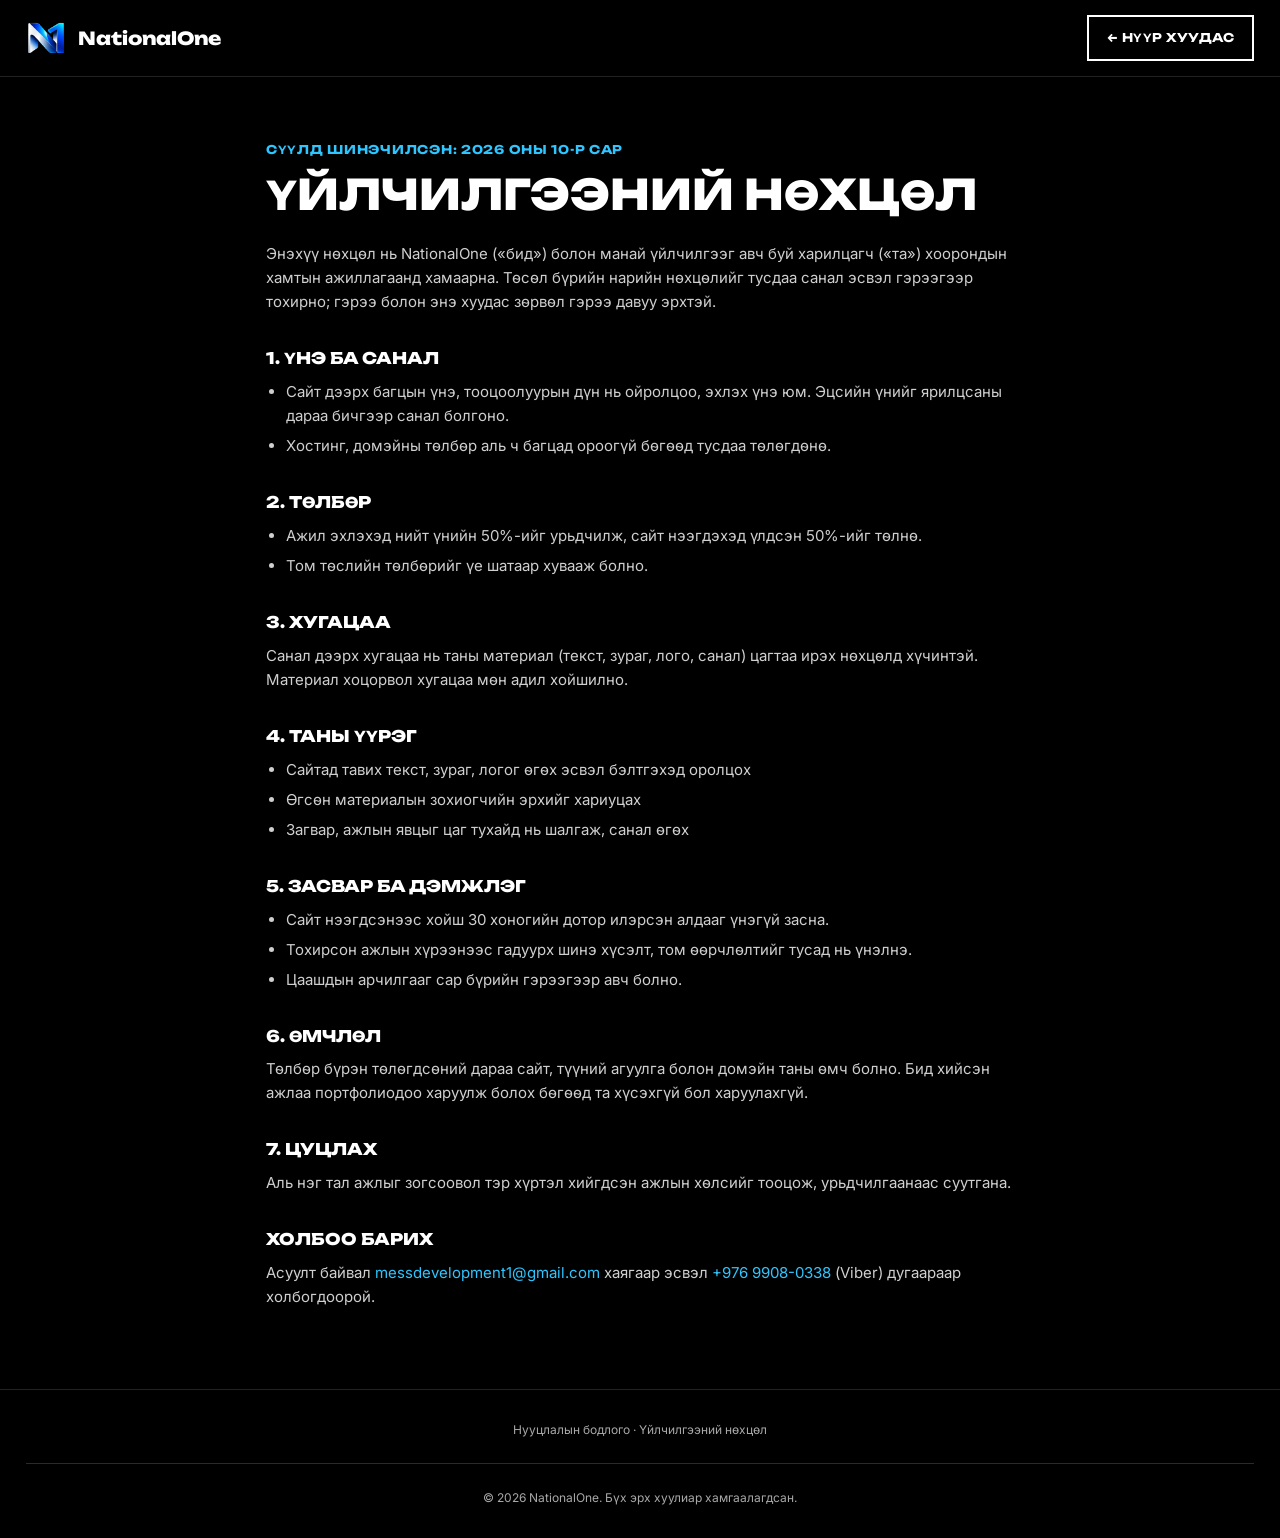
<file: terms.html>
<!doctype html>
<html lang="mn">
<head>
<meta charset="utf-8">
<meta name="viewport" content="width=device-width, initial-scale=1">
<title>Үйлчилгээний нөхцөл — NationalOne</title>
<meta name="robots" content="noindex">
<link rel="icon" type="image/png" href="favicon.png">
<link rel="preconnect" href="https://fonts.googleapis.com">
<link rel="preconnect" href="https://fonts.gstatic.com" crossorigin>
<link href="https://fonts.googleapis.com/css2?family=Inter:wght@400;600;700&family=Unbounded:wght@700;800&family=Montserrat:wght@800;900&display=swap" rel="stylesheet">
<link rel="stylesheet" href="style.css">
</head>
<body>
<header class="doc-top">
  <div class="wrap">
    <a href="index.html" class="logo"><img src="logo.webp" alt="NationalOne" width="40" height="40"><span>NationalOne</span></a>
    <a href="index.html" class="btn btn-ghost">← Нүүр хуудас</a>
  </div>
</header>
<main class="doc wrap">
  <span class="eyebrow">Сүүлд шинэчилсэн: 2026 оны 10-р сар</span>
  <h1>Үйлчилгээний нөхцөл</h1>
  <p>Энэхүү нөхцөл нь NationalOne («бид») болон манай үйлчилгээг авч буй харилцагч («та») хоорондын хамтын ажиллагаанд хамаарна. Төсөл бүрийн нарийн нөхцөлийг тусдаа санал эсвэл гэрээгээр тохирно; гэрээ болон энэ хуудас зөрвөл гэрээ давуу эрхтэй.</p>

  <h2>1. Үнэ ба санал</h2>
  <ul>
    <li>Сайт дээрх багцын үнэ, тооцоолуурын дүн нь ойролцоо, эхлэх үнэ юм. Эцсийн үнийг ярилцсаны дараа бичгээр санал болгоно.</li>
    <li>Хостинг, домэйны төлбөр аль ч багцад ороогүй бөгөөд тусдаа төлөгдөнө.</li>
  </ul>

  <h2>2. Төлбөр</h2>
  <ul>
    <li>Ажил эхлэхэд нийт үнийн 50%-ийг урьдчилж, сайт нээгдэхэд үлдсэн 50%-ийг төлнө.</li>
    <li>Том төслийн төлбөрийг үе шатаар хувааж болно.</li>
  </ul>

  <h2>3. Хугацаа</h2>
  <p>Санал дээрх хугацаа нь таны материал (текст, зураг, лого, санал) цагтаа ирэх нөхцөлд хүчинтэй. Материал хоцорвол хугацаа мөн адил хойшилно.</p>

  <h2>4. Таны үүрэг</h2>
  <ul>
    <li>Сайтад тавих текст, зураг, логог өгөх эсвэл бэлтгэхэд оролцох</li>
    <li>Өгсөн материалын зохиогчийн эрхийг хариуцах</li>
    <li>Загвар, ажлын явцыг цаг тухайд нь шалгаж, санал өгөх</li>
  </ul>

  <h2>5. Засвар ба дэмжлэг</h2>
  <ul>
    <li>Сайт нээгдсэнээс хойш 30 хоногийн дотор илэрсэн алдааг үнэгүй засна.</li>
    <li>Тохирсон ажлын хүрээнээс гадуурх шинэ хүсэлт, том өөрчлөлтийг тусад нь үнэлнэ.</li>
    <li>Цаашдын арчилгааг сар бүрийн гэрээгээр авч болно.</li>
  </ul>

  <h2>6. Өмчлөл</h2>
  <p>Төлбөр бүрэн төлөгдсөний дараа сайт, түүний агуулга болон домэйн таны өмч болно. Бид хийсэн ажлаа портфолиодоо харуулж болох бөгөөд та хүсэхгүй бол харуулахгүй.</p>

  <h2>7. Цуцлах</h2>
  <p>Аль нэг тал ажлыг зогсоовол тэр хүртэл хийгдсэн ажлын хөлсийг тооцож, урьдчилгаанаас суутгана.</p>

  <h2>Холбоо барих</h2>
  <p>Асуулт байвал <a href="mailto:messdevelopment1@gmail.com">messdevelopment1@gmail.com</a> хаягаар эсвэл <a href="tel:+97699080338">+976 9908-0338</a> (Viber) дугаараар холбогдоорой.</p>

</main>
<footer class="footer doc-foot">
  <div class="wrap">
    <div class="f-legal"><a href="privacy.html">Нууцлалын бодлого</a> · <a href="terms.html">Үйлчилгээний нөхцөл</a></div>
    <div class="f-copy">© 2026 NationalOne. Бүх эрх хуулиар хамгаалагдсан.</div>
  </div>
</footer>
</body>
</html>
</file>
<file: style.css>
:root {
  --bg: #000;
  --bg-2: #0b0b0b;
  --card: #0e0e0e;
  --card-2: #161616;
  --line: #2a2a2a;
  --text: #fff;
  --muted: #a8a8a8;
  /* Логоны өнгө: гүн цэнхэрээс цайвар цэнхэр */
  --accent: #1756ff;
  --accent-2: #2fc6ff;
  --grad: linear-gradient(90deg, #0a3dff 0%, #1a7bff 55%, #00c8ff 100%);
  --paper: #eef2f8;
  --ink: #111;
  --wrap: 1260px;
  /* Алхан хээ (туузан хээ) */
  --alhan: url("data:image/svg+xml,%3Csvg xmlns='http://www.w3.org/2000/svg' width='26' height='22' viewBox='0 0 26 22'%3E%3Cpath d='M0 19H26M3 19V3H22V15H9V8H16V12' fill='none' stroke='%23fff' stroke-width='2.2'/%3E%3C/svg%3E");
  --alhan-accent: url("data:image/svg+xml,%3Csvg xmlns='http://www.w3.org/2000/svg' width='26' height='22' viewBox='0 0 26 22'%3E%3Cpath d='M0 19H26M3 19V3H22V15H9V8H16V12' fill='none' stroke='%231e6bff' stroke-width='2.2'/%3E%3C/svg%3E");
  /* Булангийн хээ */
  --corner: url("data:image/svg+xml,%3Csvg xmlns='http://www.w3.org/2000/svg' width='36' height='36' viewBox='0 0 36 36'%3E%3Cpath d='M2 34V2H34M8 34V8H34M14 34V14H28V28H20V20' fill='none' stroke='%231e6bff' stroke-width='2.4'/%3E%3C/svg%3E");
  /* Цайвар дэвсгэрийн ромбо хээ */
  --diamonds: url("data:image/svg+xml,%3Csvg xmlns='http://www.w3.org/2000/svg' width='56' height='56' viewBox='0 0 56 56'%3E%3Cg fill='none' stroke='%23d2dbe9' stroke-width='1.2'%3E%3Cpath d='M28 2L54 28L28 54L2 28Z'/%3E%3Cpath d='M28 18L38 28L28 38L18 28Z'/%3E%3Cpath d='M24 28H32M28 24V32'/%3E%3C/g%3E%3C/svg%3E");
}

* { box-sizing: border-box; margin: 0; padding: 0; }
html { scroll-behavior: smooth; }
body {
  background: var(--bg);
  color: var(--text);
  font-family: "Inter", system-ui, sans-serif;
  font-size: 15px;
  line-height: 1.6;
  overflow-x: hidden;
}
a { color: inherit; text-decoration: none; }
img { max-width: 100%; display: block; }
.wrap { max-width: var(--wrap); margin: 0 auto; padding: 0 16px; }

h1, h2, h3, h4, .display {
  font-family: "Unbounded", "Montserrat", "Arial Black", sans-serif;
  font-weight: 800;
  text-transform: uppercase;
  line-height: 1.12;
}
.grad-text, .hl {
  background: linear-gradient(90deg, #2f7bff, #00d0ff);
  -webkit-background-clip: text; background-clip: text; color: transparent;
}

/* ---------- Чимэглэл ---------- */
.alhan-band {
  height: 20px;
  border-top: 1.5px solid #fff;
  border-bottom: 1.5px solid #fff;
  background: var(--alhan) repeat-x 0 1px / 17px 14px;
}
.alhan-band.accent { border-color: var(--accent); background-image: var(--alhan-accent); }
.corners { position: relative; }
.corners::before, .corners::after {
  content: ""; position: absolute; width: 36px; height: 36px; pointer-events: none;
  background: var(--corner) no-repeat;
}
.corners::before { top: 6px; left: 6px; }
.corners::after { bottom: 6px; right: 6px; transform: rotate(180deg); }
.ornament { width: 34px; height: 34px; color: var(--accent); flex: none; }
.ugalz { display: block; width: 140px; height: 44px; color: var(--accent); }

/* ---------- Товчнууд ---------- */
.btn {
  white-space: nowrap;
  display: inline-flex; align-items: center; justify-content: center; gap: 8px;
  background: var(--grad);
  color: #fff;
  font-family: "Unbounded", "Montserrat", sans-serif; font-weight: 700; font-size: 12px;
  letter-spacing: .04em; text-transform: uppercase;
  padding: 15px 26px;
  border: 0; border-radius: 0; cursor: pointer;
  transition: background .2s, transform .2s;
}
.btn:hover { transform: translateY(-2px); box-shadow: 0 10px 30px -10px rgba(23, 86, 255, .8); filter: brightness(1.1); }
.btn-pill { padding: 18px 40px; font-size: 13px; }
.btn-ghost { background: transparent; border: 2px solid #fff; }
.btn-ghost:hover { background: #fff; color: #000; }
.btn-block { width: 100%; }

/* ---------- Толгой хэсэг ---------- */
.header { position: fixed; inset: 0 0 auto 0; z-index: 50; background: #000; border-bottom: 1px solid #222; }
.header .bar { display: grid; grid-template-columns: 1fr auto 1fr; align-items: center; height: 96px; gap: 20px; }
.logo { display: flex; align-items: center; gap: 12px; font-family: "Unbounded", "Montserrat", sans-serif; font-weight: 800; font-size: 18px; text-transform: none; white-space: nowrap; flex: none; }
.logo svg, .logo img { width: 52px; height: 52px; }
.header .logo { grid-column: 2; grid-row: 1; flex-direction: column; gap: 4px; font-size: 13px; }
.header .logo img { width: 48px; height: 48px; }
.nav { display: contents; }
.nav-l, .nav-r { display: flex; align-items: center; gap: 4px; grid-row: 1; }
.nav-l { grid-column: 1; }
.nav-r { grid-column: 3; justify-content: flex-end; }
.nav-r .btn { margin-left: 10px; }
.nav-l > a, .nav-r > a:not(.btn), .nav .dd > button {
  font-family: "Unbounded", "Montserrat", sans-serif; font-size: 11px; font-weight: 700; letter-spacing: .03em;
  text-transform: uppercase; color: #ddd; background: none; border: 0; cursor: pointer;
  padding: 12px 9px; display: block; white-space: nowrap;
}
.nav-l > a:hover, .nav-r > a:not(.btn):hover, .nav .dd > button:hover { color: #fff; }
.nav a.active { color: #fff; box-shadow: inset 0 -3px 0 var(--accent-2); }
.dd { position: relative; }
.dd-menu {
  position: absolute; top: 100%; left: 0; width: 340px; margin-top: 10px;
  background: #000; border: 2px solid #fff; padding: 10px; display: none;
}
.dd::after { content: ""; position: absolute; left: 0; right: 0; top: 100%; height: 14px; }
.dd:hover .dd-menu, .dd.open .dd-menu { display: block; }
.dd-menu a { display: flex; gap: 12px; padding: 10px 12px; font-size: 12px; line-height: 1.5; color: var(--muted); }
.dd-menu a i { font-style: normal; color: var(--accent-2); width: 18px; flex: none; }
.dd-menu a b { display: block; color: #fff; font-size: 13px; margin-bottom: 2px; }
.dd-menu a:hover { background: var(--card-2); }
.burger { display: none; background: #fff; color: #000; border: 0; width: 48px; height: 48px; font-size: 24px; cursor: pointer; }

/* ---------- Hero ---------- */
.hero {
  padding: 180px 0 90px; position: relative; overflow: hidden;
  background: radial-gradient(ellipse 60% 70% at 85% 35%, rgba(10, 61, 255, .22), transparent 70%);
}
.hero::after {
  content: ""; position: absolute; right: -120px; top: 140px; width: 520px; height: 520px;
  background: url("data:image/svg+xml,%3Csvg xmlns='http://www.w3.org/2000/svg' viewBox='0 0 64 64'%3E%3Cg fill='none' stroke='%23fff' stroke-width='2'%3E%3Cg transform='rotate(45 32 32)'%3E%3Crect x='20' y='20' width='24' height='24'/%3E%3Cpath d='M28 20V44M36 20V44M20 28H44M20 36H44'/%3E%3Ccircle cx='20' cy='20' r='5'/%3E%3Ccircle cx='44' cy='20' r='5'/%3E%3Ccircle cx='20' cy='44' r='5'/%3E%3Ccircle cx='44' cy='44' r='5'/%3E%3C/g%3E%3C/g%3E%3C/svg%3E") no-repeat center / contain;
  opacity: .07; pointer-events: none;
}
.hero .wrap { position: relative; z-index: 1; }
.hero-kicker { display: flex; align-items: center; gap: 14px; margin-bottom: 26px; font-family: "Unbounded", "Montserrat", sans-serif; font-weight: 700; font-size: 13px; text-transform: uppercase; color: #ddd; }
.hero-kicker .ornament { width: 26px; height: 26px; }
.hero h1 { font-size: clamp(36px, 6.4vw, 84px); }
.hero p { max-width: 560px; margin: 26px 0 18px; color: #cfcfcf; font-size: 18px; }
.hero .ugalz { margin: 6px 0 36px; }
.hero-actions { display: flex; gap: 14px; flex-wrap: wrap; }

/* ---------- Хэсгүүд ---------- */
section { padding: 100px 0; }
/* Цэсний холбоос дарахад гарчиг тогтмол толгой цэсний ард нуугдахгүй */
section { scroll-margin-top: 96px; }
.alt { background: var(--bg-2); }
.sec-head { display: flex; align-items: center; gap: 16px; }
.sec-title { font-size: clamp(26px, 4vw, 40px); }
.sec-sub { color: var(--muted); max-width: 600px; margin-top: 12px; font-size: 15px; }
.center { text-align: center; }
.center.sec-head { justify-content: center; }
.center .sec-sub, .sec-sub.center { margin-left: auto; margin-right: auto; }
.eyebrow { font-family: "Unbounded", "Montserrat", sans-serif; font-size: 12px; font-weight: 700; letter-spacing: .06em; text-transform: uppercase; color: var(--accent-2); }

/* Үйлчилгээ */
.services { display: grid; grid-template-columns: repeat(6, 1fr); gap: 18px; margin-top: 44px; }
.svc { grid-column: span 2; }
/* 5 карт: дээр 3, доор 2 өргөн */
.svc:nth-child(n+4) { grid-column: span 3; }
.svc {
  background: var(--card); border: 2px solid var(--line);
  padding: 54px 30px 32px; transition: border-color .25s, transform .25s;
}
.svc:hover { border-color: #fff; transform: translateY(-4px); }
.svc .ico { color: var(--accent-2); width: 36px; height: 36px; margin-bottom: 26px; }
.svc h3 { font-size: 17px; margin-bottom: 12px; }
.svc p { color: var(--muted); font-size: 14px; min-height: 68px; }
.more { display: inline-block; margin-top: 18px; font-family: "Unbounded", "Montserrat", sans-serif; font-size: 11px; font-weight: 700; text-transform: uppercase; color: var(--accent-2); }
.more:hover { color: #fff; }

/* Ажлын явц */
.steps { margin-top: 50px; display: grid; grid-template-columns: 1fr 1fr; gap: 18px; }
.step { display: grid; grid-template-columns: 72px 1fr; align-items: center; gap: 18px; border: 2px solid var(--line); padding: 18px; background: var(--card); }
.step .n {
  display: grid; place-items: center; width: 72px; height: 72px; background: #fff; color: #000;
  font-family: "Unbounded", "Montserrat", sans-serif; font-weight: 800; font-size: 26px;
}
.step h3 { font-size: 15px; margin-bottom: 4px; }
.step p { color: var(--muted); font-size: 13px; }

/* AI — цайвар хээтэй карт */
.ai-box {
  position: relative; overflow: hidden;
  background: var(--paper) var(--diamonds); color: var(--ink);
  padding: 52px 52px 70px;
}
.ai-box::after { content: ""; position: absolute; left: 0; right: 0; bottom: 0; height: 30px; border-top: 2px solid var(--accent); border-bottom: 2px solid var(--accent); background: var(--alhan-accent) repeat-x 0 2px; }
.ai-box .eyebrow { color: #444; }
.ai-box .sec-sub { color: #333; }
.ai-box .grad-text { background: none; color: var(--accent); }
.ai-box blockquote { border-left: 4px solid var(--accent); padding-left: 18px; margin: 26px 0; font-weight: 700; font-size: 17px; }
.ai-box blockquote em { font-style: normal; color: var(--accent); }
.ai-grid { display: grid; grid-template-columns: 1fr 1fr; gap: 26px 40px; border-top: 2px solid #111; padding-top: 28px; }
.ai-grid h4 { font-size: 13px; margin-bottom: 6px; }
.ai-grid p { color: #444; font-size: 14px; }

/* Бидний тухай */
.about { display: grid; grid-template-columns: 1fr 1.25fr; gap: 60px; align-items: center; }
.about-logo { display: flex; justify-content: center; }
.about-logo .tile {
  width: 280px; height: 280px; background: #000; border: 2px solid #fff;
  display: grid; place-items: center;
}
.about-logo .tile svg, .about-logo .tile img { width: 200px; height: 200px; }
.about h2 { font-size: clamp(30px, 5vw, 46px); margin: 10px 0 6px; }
.about .loc { font-family: "Unbounded", "Montserrat", sans-serif; font-size: 11px; font-weight: 700; text-transform: uppercase; color: var(--muted); }
.about .lead { color: #cfcfcf; margin: 18px 0 24px; font-size: 15px; }
.chips { display: grid; grid-template-columns: 1fr 1fr; gap: 10px; }
.chip { display: flex; align-items: center; gap: 12px; background: var(--card); border: 2px solid var(--line); padding: 10px 14px; font-size: 14px; font-weight: 700; }
.chip i, .contact i { display: grid; place-items: center; width: 28px; height: 28px; background: var(--grad); font-style: normal; font-size: 12px; flex: none; }
.contact { margin-top: 26px; border-top: 2px solid var(--line); padding-top: 20px; display: grid; gap: 12px; font-size: 14px; color: #ccc; }
.contact div { display: flex; align-items: center; gap: 12px; }

/* FAQ */
.faq { max-width: 820px; margin: 44px auto 0; display: grid; gap: 10px; }
.faq details { background: var(--card); border: 2px solid var(--line); }
.faq summary {
  list-style: none; cursor: pointer; padding: 16px 20px; font-size: 15px; font-weight: 700;
  display: flex; justify-content: space-between; align-items: center; gap: 16px;
}
.faq summary::-webkit-details-marker { display: none; }
.faq summary::after { content: "+"; color: var(--accent-2); font-size: 22px; line-height: 1; transition: transform .2s; }
.faq details[open] summary::after { transform: rotate(45deg); }
.faq details[open] { border-color: #fff; }
.faq details p { padding: 0 20px 18px; color: var(--muted); font-size: 14px; }

/* Портфолио */
.portfolio { --cols: 4; --gap: 18px; container-type: inline-size; display: grid; grid-template-columns: repeat(var(--cols), 1fr); gap: var(--gap); margin-top: 44px; }
.pf { background: var(--card); border: 2px solid var(--line); transition: transform .25s, border-color .25s; }
.pf:hover { transform: translateY(-4px); border-color: #fff; }
/* Өндрийг баганын өргөнөөр тооцно: өргөн карт ч бусадтай ижил өндөртэй */
.pf .thumb { position: relative; height: calc((100cqw - (var(--cols) - 1) * var(--gap)) / var(--cols) * 9 / 16); min-height: 0; overflow: hidden; background: var(--paper) var(--diamonds); display: grid; place-items: center; font-family: "Unbounded", "Montserrat", sans-serif; font-weight: 800; font-size: 22px; color: var(--ink); }
.pf .thumb img { width: 100%; height: 100%; object-fit: cover; }
/* Онцлох төсөл: хоёр нүд эзэлнэ */
.pf-wide { grid-column: span 2; }
.pf .thumb .pf-logo { width: min(66%, 420px); max-height: 56%; height: auto; object-fit: contain; }
.badge { position: absolute; top: 10px; left: 10px; background: var(--grad); color: #fff; font-size: 10px; font-weight: 700; padding: 4px 10px; font-family: "Inter", sans-serif; text-transform: uppercase; }
.pf .body { padding: 16px 18px 18px; }
.pf h3 { font-size: 14px; margin-bottom: 10px; }
.tags { display: flex; flex-wrap: wrap; gap: 6px; }
.tags span { font-size: 10px; text-transform: uppercase; letter-spacing: .06em; color: #ccc; border: 1px solid #444; padding: 3px 8px; }

/* Багц */
.plans { display: grid; grid-template-columns: repeat(3, minmax(0, 380px)); justify-content: center; gap: 24px; margin-top: 50px; }
.plan { position: relative; background: var(--card); border: 2px solid #fff; padding: 52px 32px 36px; display: flex; flex-direction: column; }
.plan.featured { background: var(--paper) var(--diamonds); color: var(--ink); border-color: var(--paper); }
.plan.featured li { color: #333; border-color: #d2dbe9; }
.plan.featured .plan-note { color: var(--accent); }
.plan.featured .grad-text { background: none; color: var(--accent); }
.plan .pop { position: absolute; top: -14px; right: 18px; background: var(--grad); color: #fff; font-size: 10px; font-weight: 700; padding: 5px 12px; text-transform: uppercase; font-family: "Unbounded", "Montserrat", sans-serif; }
.plan h3 { font-size: 18px; }
.plan-note { font-size: 12px; color: var(--accent-2); margin: -14px 0 20px; }
.summary .plan-note { margin: 0 0 6px; }
.plan .price { font-family: "Unbounded", "Montserrat", sans-serif; font-weight: 800; font-size: 26px; margin: 14px 0 24px; }
.plan ul { list-style: none; display: grid; gap: 10px; margin-bottom: 30px; flex: 1; }
.plan li { font-size: 14px; color: #ccc; padding-bottom: 10px; border-bottom: 1px solid var(--line); display: flex; gap: 10px; }
.plan li::before { content: "◆"; color: var(--accent-2); font-size: 11px; line-height: 2; }
.plan.featured li::before { color: var(--accent); }

/* Үнийн тооцоолуур */
.calc { display: grid; grid-template-columns: 1.5fr 1fr; gap: 40px; margin-top: 50px; align-items: start; }
.field { margin-bottom: 20px; }
.field > label, .field > .lbl { display: block; font-family: "Unbounded", "Montserrat", sans-serif; font-size: 11px; font-weight: 700; text-transform: uppercase; margin-bottom: 8px; }
.calc select, .calc input[type=text], .calc input[type=email], .calc input[type=tel], .calc textarea {
  width: 100%; background: var(--card); border: 2px solid var(--line); color: var(--text);
  padding: 12px 14px; border-radius: 0; font: inherit; font-size: 14px;
}
.calc select:focus, .calc input:focus, .calc textarea:focus { outline: none; border-color: #fff; }
.checks { display: grid; grid-template-columns: 1fr 1fr; gap: 8px; }
.checks label { display: flex; align-items: center; gap: 10px; background: var(--card); border: 2px solid var(--line); padding: 10px 12px; font-size: 13px; cursor: pointer; }
.checks label:has(input:checked) { border-color: var(--accent); background: #06122e; }
.checks input { accent-color: var(--accent); }
.row2 { display: grid; grid-template-columns: 1fr 1fr; gap: 14px; }
.summary { position: sticky; top: 130px; background: #000; border: 2px solid #fff; padding: 52px 30px 46px; }
.summary h3 { font-size: 16px; }
.summary .total { font-family: "Unbounded", "Montserrat", sans-serif; font-weight: 800; font-size: 34px; margin: 14px 0 2px; }
.summary .range { font-size: 12px; color: var(--muted); }
.summary .lines { margin: 18px 0; border-top: 1px solid var(--line); }
.summary .lines div { display: flex; justify-content: space-between; font-size: 13px; padding: 9px 0; border-bottom: 1px solid var(--line); color: #ccc; }
.summary .lines b { color: #fff; }
.summary h4 { font-size: 11px; color: var(--accent-2); margin: 16px 0 8px; }
.summary ul { list-style: none; font-size: 13px; color: #ccc; display: grid; gap: 4px; }
.summary li::before { content: "◆ "; color: var(--accent-2); font-size: 10px; }
.form-msg { margin-top: 12px; font-size: 14px; }
.form-msg.ok { color: #6fdc8c; }
.form-msg.err { color: #ff7a7a; }

/* Хөл */
.footer { background: #000; padding: 0 0 30px; color: var(--muted); font-size: 13px; }
.footer .alhan-band { margin-bottom: 50px; }
.f-cols { display: grid; grid-template-columns: 1.6fr 1fr 1fr 1.3fr; gap: 30px; }
.f-cols h4 { color: #fff; font-size: 12px; margin-bottom: 14px; }
.f-cols > div > a:not(.btn):not(.logo) { display: block; margin-bottom: 8px; }
.f-cols a:hover { color: #fff; }
.f-cols p { margin: 12px 0; }
.social { display: flex; gap: 8px; margin-top: 12px; }
.social a { width: 34px; height: 34px; border: 2px solid #444; display: grid; place-items: center; font-size: 12px; font-weight: 700; }
.social a:hover { border-color: #fff; color: #fff; }
.f-legal { text-align: center; margin-top: 36px; font-size: 12px; }
.f-copy { text-align: center; border-top: 1px solid var(--line); margin-top: 24px; padding-top: 24px; font-size: 12px; }

/* Ачаалах дэлгэц */
.loader {
  position: fixed; inset: 0; z-index: 100; background: #000;
  display: flex; flex-direction: column; align-items: center; justify-content: center; gap: 26px;
  transition: opacity .5s, visibility .5s;
  animation: loader-fallback 0s 3s forwards;
}
.loader.done { opacity: 0; visibility: hidden; }
@keyframes loader-fallback { to { opacity: 0; visibility: hidden; } }
.loader img { width: 96px; height: 96px; animation: loader-pulse 1.4s ease-in-out infinite; }
@keyframes loader-pulse {
  0%, 100% { transform: scale(.92); filter: drop-shadow(0 0 0 rgba(23, 86, 255, 0)); }
  50% { transform: scale(1.04); filter: drop-shadow(0 0 22px rgba(23, 140, 255, .7)); }
}
.loader-bar { width: 140px; height: 3px; background: #1a1a1a; overflow: hidden; }
.loader-bar span { display: block; width: 40%; height: 100%; background: var(--grad); animation: loader-slide 1s ease-in-out infinite; }
@keyframes loader-slide { from { transform: translateX(-100%); } to { transform: translateX(250%); } }

/* Дээшээ буцах товч */
.to-top {
  position: fixed; right: 20px; bottom: 20px; z-index: 40;
  width: 48px; height: 48px; border: 0; cursor: pointer;
  background: var(--grad); color: #fff; font-size: 22px; font-weight: 700;
  opacity: 0; visibility: hidden; transform: translateY(12px);
  transition: opacity .25s, visibility .25s, transform .25s, box-shadow .25s;
}
.to-top.show { opacity: 1; visibility: visible; transform: none; }
.to-top:hover { box-shadow: 0 10px 30px -10px rgba(23, 86, 255, .9); }

/* Нууцлал, нөхцөлийн хуудас */
.doc-top { border-bottom: 1px solid #222; }
.doc-top .wrap { display: flex; align-items: center; justify-content: space-between; height: 76px; }
.doc-top .logo img { width: 40px; height: 40px; }
.doc-top .btn { padding: 11px 18px; }
.doc { max-width: 780px; padding-top: 60px; padding-bottom: 80px; }
.doc h1 { font-size: clamp(28px, 5vw, 42px); margin: 10px 0 24px; }
.doc h2 { font-size: 16px; margin: 36px 0 12px; }
.doc p, .doc li { color: #cfcfcf; font-size: 15px; }
.doc ul { padding-left: 20px; display: grid; gap: 6px; margin: 8px 0; }
.doc a { color: var(--accent-2); }
.doc-foot { padding-top: 30px; border-top: 1px solid #222; }
.doc-foot .f-legal { margin-top: 0; }

/* Гүйлгэхэд гарч ирэх */
.reveal { opacity: 0; transform: translateY(24px); transition: opacity .7s, transform .7s; }
.reveal.in { opacity: 1; transform: none; }

/* ---------- Утас ---------- */
@media (max-width: 1240px) {
  .header .bar { display: flex; justify-content: space-between; height: 82px; }
  .header .logo { flex-direction: row; gap: 12px; font-size: 18px; }
  .nav {
    position: fixed; top: 83px; left: 0; right: 0; flex-direction: column; align-items: stretch; gap: 0;
    background: #000; border-bottom: 2px solid #fff; padding: 8px 16px 16px; display: none;
  }
  .nav.open { display: flex; }
  .nav-l, .nav-r { flex-direction: column; align-items: stretch; gap: 0; }
  .nav-r .btn { margin: 12px 0 0; }
  .nav-l > a, .nav-r > a:not(.btn), .nav .dd > button { text-align: left; width: 100%; }
  .nav a.active { box-shadow: inset 3px 0 0 var(--accent); }
  .dd-menu { position: static; width: auto; margin: 0; border: 0; padding: 0 0 0 4px; }
  .burger { display: block; }
}
@media (max-width: 960px) {
  .services, .f-cols { grid-template-columns: 1fr 1fr; }
  .portfolio { --cols: 2; }
  .plans { grid-template-columns: minmax(0, 440px); }
  .svc, .svc:nth-child(n+4) { grid-column: auto; }
  .svc:last-child:nth-child(odd) { grid-column: span 2; }
  .about, .calc { grid-template-columns: 1fr; }
  .summary { position: relative; top: 0; }
}
@media (max-width: 640px) {
  section { padding: 70px 0; }
  .hero { padding: 160px 0 70px; }
  .services, .plans, .ai-grid, .checks, .row2, .chips, .f-cols, .steps { grid-template-columns: 1fr; }
  .portfolio { --cols: 1; }
  .pf-wide { grid-column: auto; }
  .svc:last-child:nth-child(odd) { grid-column: auto; }
  .ai-box { padding: 36px 22px 64px; }
  .about-logo .tile { width: 220px; height: 220px; }
  .logo span { display: none; }
}
@media (prefers-reduced-motion: reduce) {
  * { animation: none !important; transition: none !important; }
  .reveal { opacity: 1; transform: none; }
}
</file>
